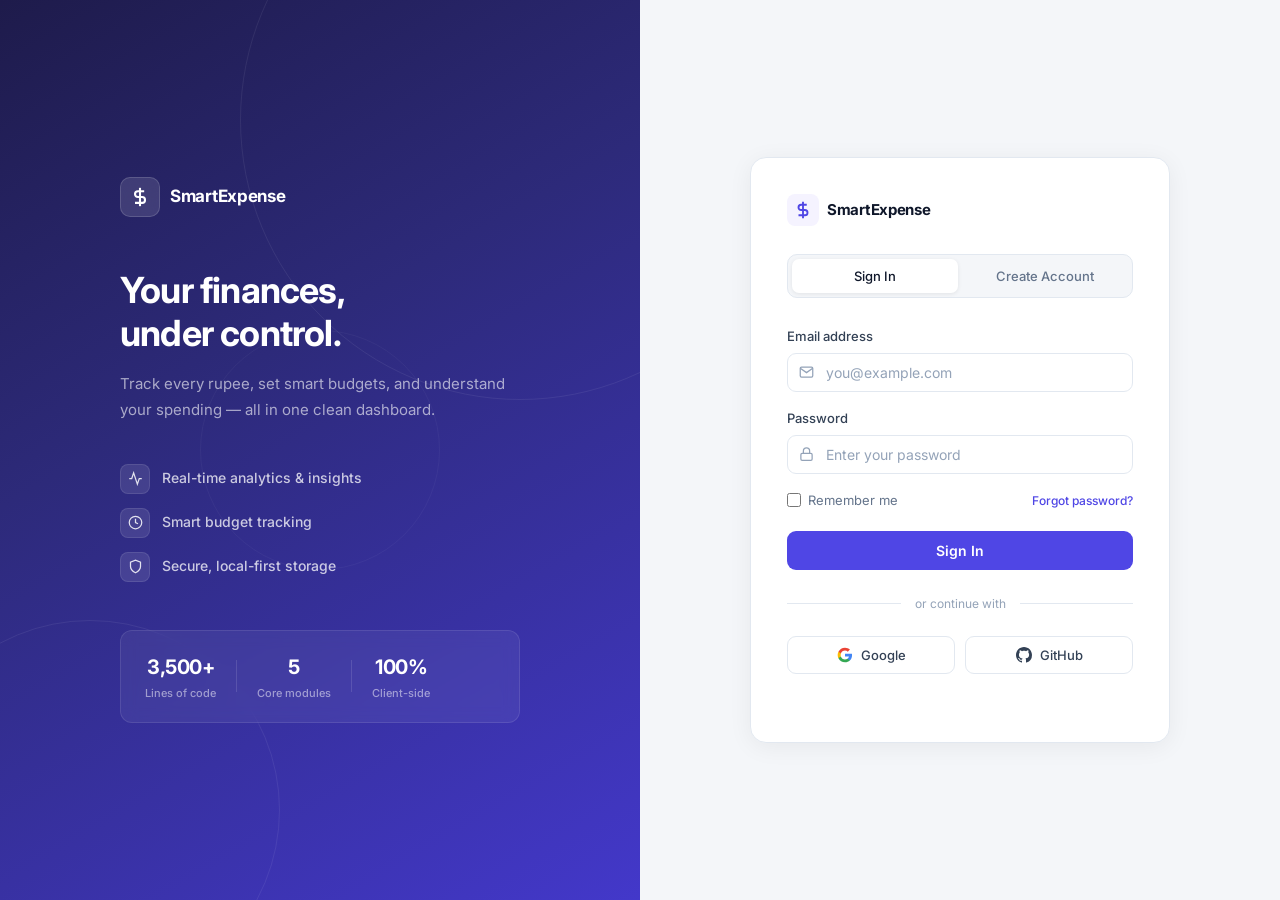
<file: index.html>
<!doctype html>
<html lang="en">
<head>
  <meta charset="utf-8" />
  <meta http-equiv="refresh" content="0; url=login.html" />
  <title>SmartExpense</title>
</head>
<body>
  <p>Redirecting… <a href="login.html">Click here</a> if not redirected.</p>
</body>
</html>
</file>
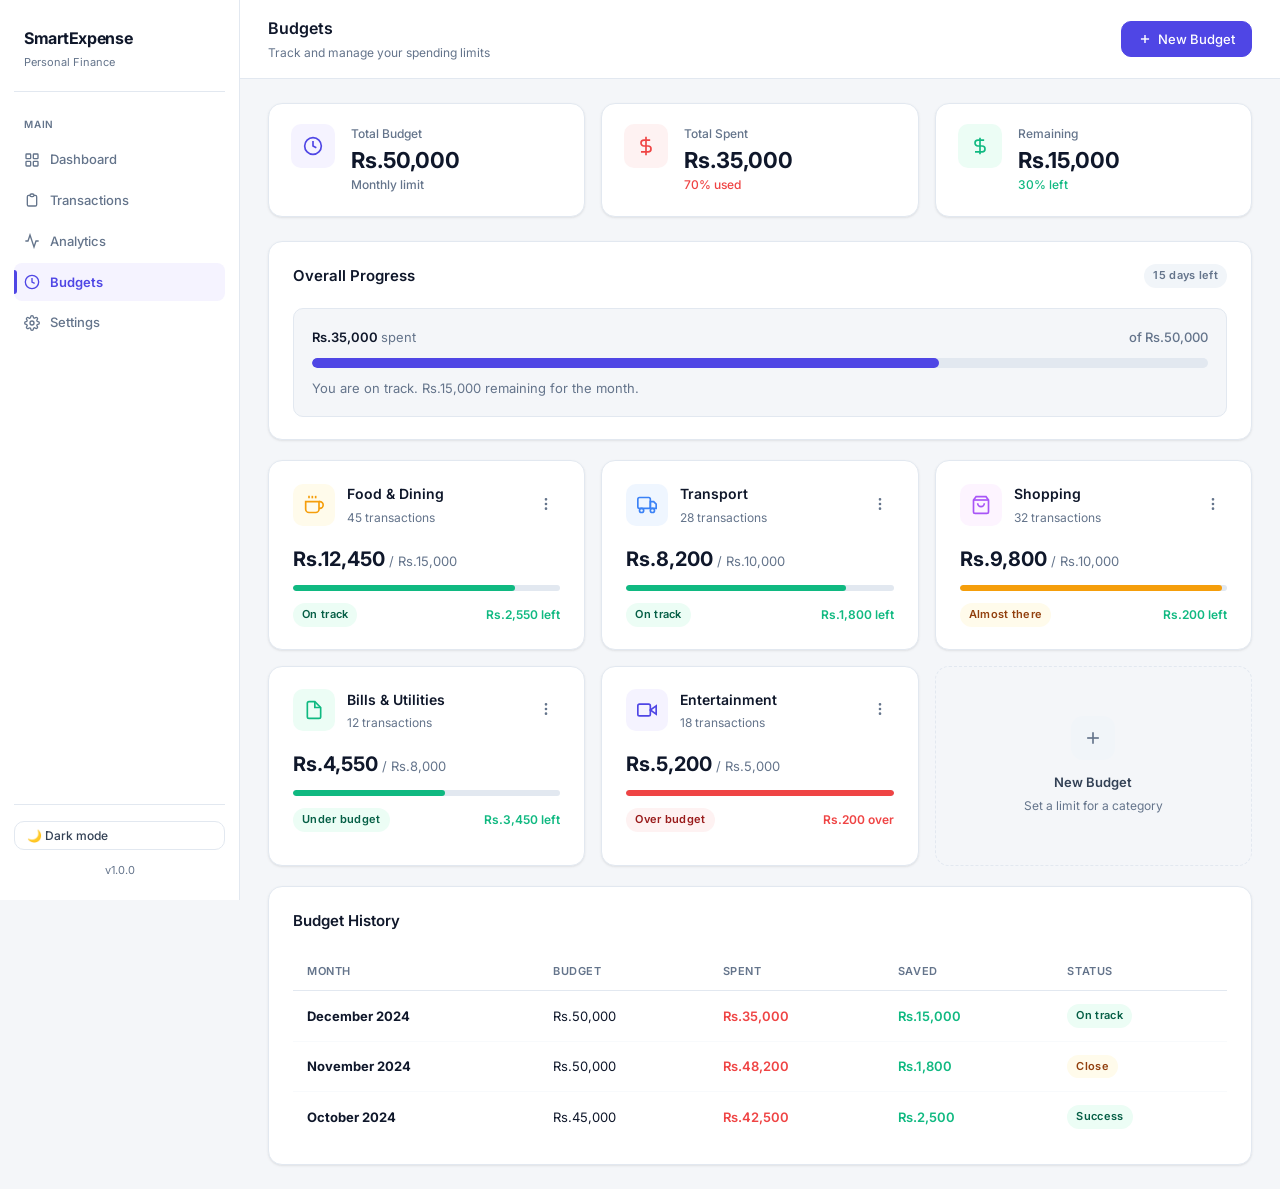
<file: budgets.html>
<!doctype html>
<html lang="en">
<head>
  <meta charset="utf-8" />
  <meta name="viewport" content="width=device-width,initial-scale=1" />
  <title>SmartExpense — Budgets</title>
  <link rel="stylesheet" href="main.css">
  <link rel="stylesheet" href="dashboard.css">
  <link rel="stylesheet" href="darkmode.css">
</head>
<body>
<div class="container">

  <aside class="sidebar">
    <div class="brand-row">
      <h2>SmartExpense</h2>
      <small>Personal Finance</small>
    </div>
    <nav class="menu">
      <span class="menu-label">Main</span>
      <a href="dashboard.html" class="menu-item">
        <svg viewBox="0 0 24 24" fill="none" stroke="currentColor" stroke-width="2"><rect x="3" y="3" width="7" height="7" rx="1"/><rect x="14" y="3" width="7" height="7" rx="1"/><rect x="3" y="14" width="7" height="7" rx="1"/><rect x="14" y="14" width="7" height="7" rx="1"/></svg>
        Dashboard
      </a>
      <a href="transaction.html" class="menu-item">
        <svg viewBox="0 0 24 24" fill="none" stroke="currentColor" stroke-width="2"><path d="M9 5H7a2 2 0 00-2 2v12a2 2 0 002 2h10a2 2 0 002-2V7a2 2 0 00-2-2h-2M9 5a2 2 0 002 2h2a2 2 0 002-2M9 5a2 2 0 012-2h2a2 2 0 012 2"/></svg>
        Transactions
      </a>
      <a href="analytics.html" class="menu-item">
        <svg viewBox="0 0 24 24" fill="none" stroke="currentColor" stroke-width="2"><polyline points="22 12 18 12 15 21 9 3 6 12 2 12"/></svg>
        Analytics
      </a>
      <a href="budgets.html" class="menu-item active">
        <svg viewBox="0 0 24 24" fill="none" stroke="currentColor" stroke-width="2"><circle cx="12" cy="12" r="10"/><path d="M12 6v6l4 2"/></svg>
        Budgets
      </a>
      <a href="setttings.html" class="menu-item">
        <svg viewBox="0 0 24 24" fill="none" stroke="currentColor" stroke-width="2"><circle cx="12" cy="12" r="3"/><path d="M19.4 15a1.65 1.65 0 00.33 1.82l.06.06a2 2 0 010 2.83 2 2 0 01-2.83 0l-.06-.06a1.65 1.65 0 00-1.82-.33 1.65 1.65 0 00-1 1.51V21a2 2 0 01-4 0v-.09A1.65 1.65 0 009 19.4a1.65 1.65 0 00-1.82.33l-.06.06a2 2 0 01-2.83-2.83l.06-.06A1.65 1.65 0 004.68 15a1.65 1.65 0 00-1.51-1H3a2 2 0 010-4h.09A1.65 1.65 0 004.6 9a1.65 1.65 0 00-.33-1.82l-.06-.06a2 2 0 012.83-2.83l.06.06A1.65 1.65 0 009 4.68a1.65 1.65 0 001-1.51V3a2 2 0 014 0v.09a1.65 1.65 0 001 1.51 1.65 1.65 0 001.82-.33l.06-.06a2 2 0 012.83 2.83l-.06.06A1.65 1.65 0 0019.4 9a1.65 1.65 0 001.51 1H21a2 2 0 010 4h-.09a1.65 1.65 0 00-1.51 1z"/></svg>
        Settings
      </a>
    </nav>
    <div class="sidebar-footer">
      <button id="themeToggle" class="btn outline small">Toggle Theme</button>
      <span class="sidebar-version">v1.0.0</span>
    </div>
  </aside>

  <main class="main-content">
    <header class="topbar">
      <div class="topbar-left">
        <h2>Budgets</h2>
        <p class="topbar-subtitle">Track and manage your spending limits</p>
      </div>
      <div class="top-right">
        <button class="btn primary">
          <svg width="14" height="14" viewBox="0 0 24 24" fill="none" stroke="currentColor" stroke-width="2.5"><line x1="12" y1="5" x2="12" y2="19"/><line x1="5" y1="12" x2="19" y2="12"/></svg>
          New Budget
        </button>
      </div>
    </header>

    <div class="page-body">
      <div class="stats-row">
        <div class="stat-card fade-up">
          <div class="stat-icon purple">
            <svg viewBox="0 0 24 24" fill="none" stroke="currentColor" stroke-width="2"><circle cx="12" cy="12" r="10"/><path d="M12 6v6l4 2"/></svg>
          </div>
          <div>
            <div class="stat-label">Total Budget</div>
            <div class="stat-value">Rs.50,000</div>
            <span class="stat-trend flat">Monthly limit</span>
          </div>
        </div>
        <div class="stat-card fade-up-1">
          <div class="stat-icon red">
            <svg viewBox="0 0 24 24" fill="none" stroke="currentColor" stroke-width="2"><line x1="12" y1="1" x2="12" y2="23"/><path d="M17 5H9.5a3.5 3.5 0 000 7h5a3.5 3.5 0 010 7H6"/></svg>
          </div>
          <div>
            <div class="stat-label">Total Spent</div>
            <div class="stat-value">Rs.35,000</div>
            <span class="stat-trend down">70% used</span>
          </div>
        </div>
        <div class="stat-card fade-up-2">
          <div class="stat-icon green">
            <svg viewBox="0 0 24 24" fill="none" stroke="currentColor" stroke-width="2"><path d="M12 2v20M17 5H9.5a3.5 3.5 0 000 7h5a3.5 3.5 0 010 7H6"/></svg>
          </div>
          <div>
            <div class="stat-label">Remaining</div>
            <div class="stat-value">Rs.15,000</div>
            <span class="stat-trend up">30% left</span>
          </div>
        </div>
      </div>

      <div class="card fade-up-3" style="margin-bottom:20px">
        <div class="card-header">
          <h3>Overall Progress</h3>
          <span class="badge badge-neutral">15 days left</span>
        </div>
        <div class="budget-progress-large">
          <div class="progress-info">
            <span style="font-weight:600;color:var(--text)">Rs.35,000 <span style="font-weight:400;color:var(--muted)">spent</span></span>
            <span style="color:var(--muted)">of Rs.50,000</span>
          </div>
          <div class="progress-bar-large" style="margin-top:10px">
            <div class="progress-fill accent" style="width:70%"></div>
          </div>
          <p class="muted" style="margin-top:10px;font-size:13px">You are on track. Rs.15,000 remaining for the month.</p>
        </div>
      </div>

      <div class="budgets-grid">

        <div class="card budget-card fade-up-3">
          <div class="budget-header">
            <div class="budget-icon food">
              <svg viewBox="0 0 24 24" fill="none" stroke="currentColor" stroke-width="2"><path d="M18 8h1a4 4 0 010 8h-1"/><path d="M2 8h16v9a4 4 0 01-4 4H6a4 4 0 01-4-4V8z"/><line x1="6" y1="1" x2="6" y2="4"/><line x1="10" y1="1" x2="10" y2="4"/><line x1="14" y1="1" x2="14" y2="4"/></svg>
            </div>
            <div class="budget-title"><h4>Food & Dining</h4><p class="muted">45 transactions</p></div>
            <button class="btn-icon">
              <svg width="16" height="16" viewBox="0 0 24 24" fill="none" stroke="currentColor" stroke-width="2"><circle cx="12" cy="5" r="1"/><circle cx="12" cy="12" r="1"/><circle cx="12" cy="19" r="1"/></svg>
            </button>
          </div>
          <div class="budget-amount"><span class="spent">Rs.12,450</span><span class="limit">/ Rs.15,000</span></div>
          <div class="budget-bar-wrapper"><div class="budget-bar-fill green" style="width:83%"></div></div>
          <div class="budget-footer"><span class="badge badge-success">On track</span><span class="remaining">Rs.2,550 left</span></div>
        </div>

        <div class="card budget-card fade-up-4">
          <div class="budget-header">
            <div class="budget-icon transport">
              <svg viewBox="0 0 24 24" fill="none" stroke="currentColor" stroke-width="2"><rect x="1" y="3" width="15" height="13" rx="2"/><path d="M16 8h4l3 3v5h-7V8z"/><circle cx="5.5" cy="18.5" r="2.5"/><circle cx="18.5" cy="18.5" r="2.5"/></svg>
            </div>
            <div class="budget-title"><h4>Transport</h4><p class="muted">28 transactions</p></div>
            <button class="btn-icon">
              <svg width="16" height="16" viewBox="0 0 24 24" fill="none" stroke="currentColor" stroke-width="2"><circle cx="12" cy="5" r="1"/><circle cx="12" cy="12" r="1"/><circle cx="12" cy="19" r="1"/></svg>
            </button>
          </div>
          <div class="budget-amount"><span class="spent">Rs.8,200</span><span class="limit">/ Rs.10,000</span></div>
          <div class="budget-bar-wrapper"><div class="budget-bar-fill green" style="width:82%"></div></div>
          <div class="budget-footer"><span class="badge badge-success">On track</span><span class="remaining">Rs.1,800 left</span></div>
        </div>

        <div class="card budget-card fade-up-5">
          <div class="budget-header">
            <div class="budget-icon shopping">
              <svg viewBox="0 0 24 24" fill="none" stroke="currentColor" stroke-width="2"><path d="M6 2L3 6v14a2 2 0 002 2h14a2 2 0 002-2V6l-3-4z"/><line x1="3" y1="6" x2="21" y2="6"/><path d="M16 10a4 4 0 01-8 0"/></svg>
            </div>
            <div class="budget-title"><h4>Shopping</h4><p class="muted">32 transactions</p></div>
            <button class="btn-icon">
              <svg width="16" height="16" viewBox="0 0 24 24" fill="none" stroke="currentColor" stroke-width="2"><circle cx="12" cy="5" r="1"/><circle cx="12" cy="12" r="1"/><circle cx="12" cy="19" r="1"/></svg>
            </button>
          </div>
          <div class="budget-amount"><span class="spent">Rs.9,800</span><span class="limit">/ Rs.10,000</span></div>
          <div class="budget-bar-wrapper"><div class="budget-bar-fill amber" style="width:98%"></div></div>
          <div class="budget-footer"><span class="badge badge-warning">Almost there</span><span class="remaining">Rs.200 left</span></div>
        </div>

        <div class="card budget-card fade-up-6">
          <div class="budget-header">
            <div class="budget-icon bills">
              <svg viewBox="0 0 24 24" fill="none" stroke="currentColor" stroke-width="2"><path d="M13 2H6a2 2 0 00-2 2v16a2 2 0 002 2h12a2 2 0 002-2V9z"/><polyline points="13 2 13 9 20 9"/></svg>
            </div>
            <div class="budget-title"><h4>Bills & Utilities</h4><p class="muted">12 transactions</p></div>
            <button class="btn-icon">
              <svg width="16" height="16" viewBox="0 0 24 24" fill="none" stroke="currentColor" stroke-width="2"><circle cx="12" cy="5" r="1"/><circle cx="12" cy="12" r="1"/><circle cx="12" cy="19" r="1"/></svg>
            </button>
          </div>
          <div class="budget-amount"><span class="spent">Rs.4,550</span><span class="limit">/ Rs.8,000</span></div>
          <div class="budget-bar-wrapper"><div class="budget-bar-fill green" style="width:57%"></div></div>
          <div class="budget-footer"><span class="badge badge-success">Under budget</span><span class="remaining">Rs.3,450 left</span></div>
        </div>

        <div class="card budget-card" style="animation:fadeUp 0.4s 0.3s ease both;opacity:0">
          <div class="budget-header">
            <div class="budget-icon entertainment">
              <svg viewBox="0 0 24 24" fill="none" stroke="currentColor" stroke-width="2"><polygon points="23 7 16 12 23 17 23 7"/><rect x="1" y="5" width="15" height="14" rx="2"/></svg>
            </div>
            <div class="budget-title"><h4>Entertainment</h4><p class="muted">18 transactions</p></div>
            <button class="btn-icon">
              <svg width="16" height="16" viewBox="0 0 24 24" fill="none" stroke="currentColor" stroke-width="2"><circle cx="12" cy="5" r="1"/><circle cx="12" cy="12" r="1"/><circle cx="12" cy="19" r="1"/></svg>
            </button>
          </div>
          <div class="budget-amount"><span class="spent">Rs.5,200</span><span class="limit">/ Rs.5,000</span></div>
          <div class="budget-bar-wrapper"><div class="budget-bar-fill red" style="width:100%"></div></div>
          <div class="budget-footer"><span class="badge badge-danger">Over budget</span><span class="remaining exceeded">Rs.200 over</span></div>
        </div>

        <div class="add-budget-card" style="animation:fadeUp 0.4s 0.35s ease both;opacity:0">
          <div class="add-budget-content">
            <div class="add-budget-icon">
              <svg viewBox="0 0 24 24" fill="none" stroke="currentColor" stroke-width="2"><line x1="12" y1="5" x2="12" y2="19"/><line x1="5" y1="12" x2="19" y2="12"/></svg>
            </div>
            <h4>New Budget</h4>
            <p>Set a limit for a category</p>
          </div>
        </div>

      </div>

      <div class="card" style="margin-top:20px;animation:fadeUp 0.4s 0.4s ease both;opacity:0">
        <div class="card-header"><h3>Budget History</h3></div>
        <table class="tx-table">
          <thead>
            <tr><th>Month</th><th>Budget</th><th>Spent</th><th>Saved</th><th>Status</th></tr>
          </thead>
          <tbody>
            <tr class="tx-row"><td><strong>December 2024</strong></td><td>Rs.50,000</td><td class="amount negative">Rs.35,000</td><td class="amount positive">Rs.15,000</td><td><span class="badge badge-success">On track</span></td></tr>
            <tr class="tx-row" style="animation-delay:0.05s"><td><strong>November 2024</strong></td><td>Rs.50,000</td><td class="amount negative">Rs.48,200</td><td class="amount positive">Rs.1,800</td><td><span class="badge badge-warning">Close</span></td></tr>
            <tr class="tx-row" style="animation-delay:0.1s"><td><strong>October 2024</strong></td><td>Rs.45,000</td><td class="amount negative">Rs.42,500</td><td class="amount positive">Rs.2,500</td><td><span class="badge badge-success">Success</span></td></tr>
          </tbody>
        </table>
      </div>
    </div>
  </main>
</div>

<script src="storage.js"></script>
<script src="theme.js"></script>
</body>
</html>
</file>
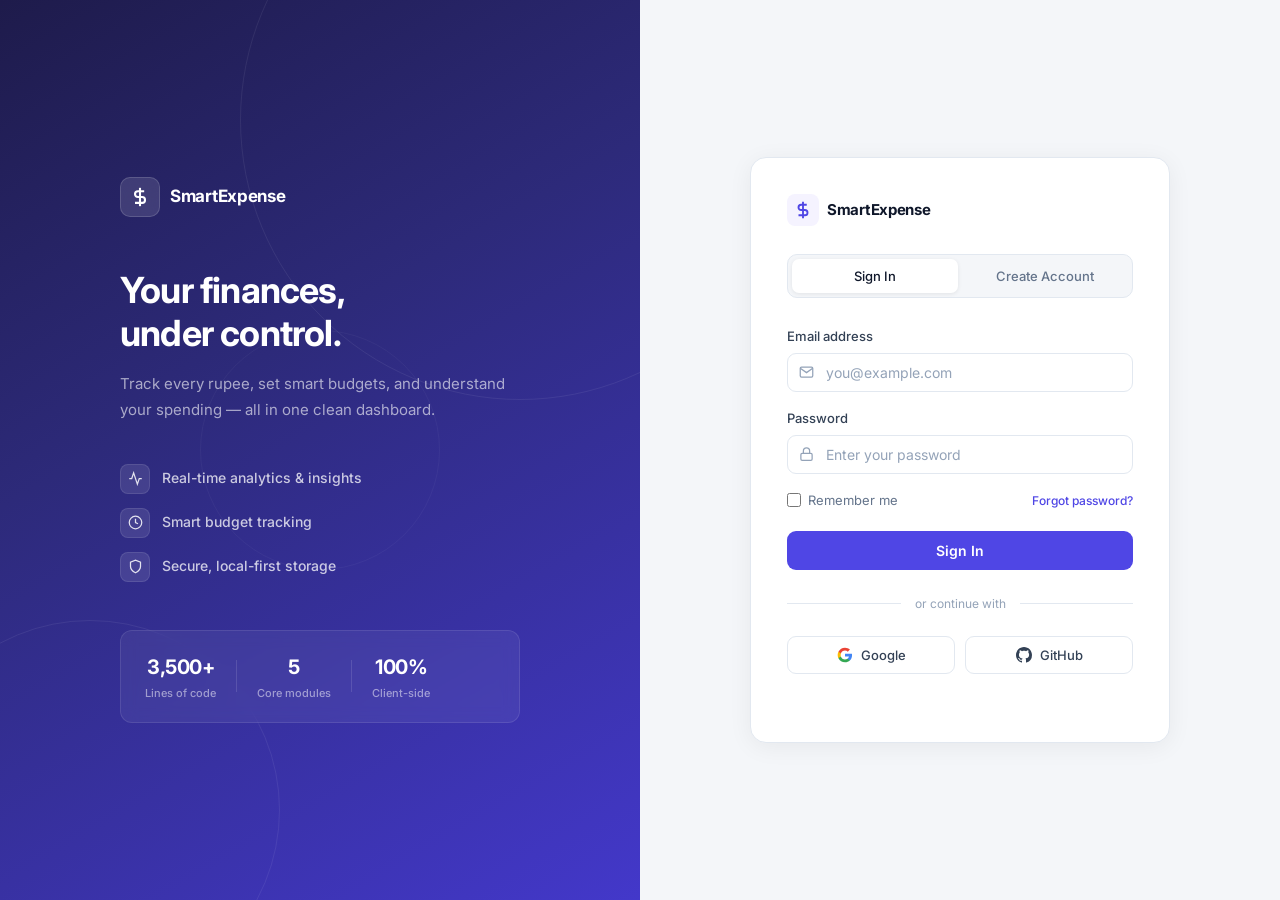
<file: login.html>
<!doctype html>
<html lang="en">
<head>
  <meta charset="utf-8" />
  <meta name="viewport" content="width=device-width,initial-scale=1" />
  <title>SmartExpense — Sign In</title>
  <link rel="stylesheet" href="main.css" />
  <link rel="stylesheet" href="auth.css" />
</head>
<body class="auth-page">

  <div class="auth-split">

    <!-- ── Left branding panel ── -->
    <div class="auth-left">
      <div class="auth-ring auth-ring-1"></div>
      <div class="auth-ring auth-ring-2"></div>
      <div class="auth-ring auth-ring-3"></div>

      <div class="auth-left-content">
        <div class="auth-brand">
          <div class="auth-logo">
            <svg width="20" height="20" viewBox="0 0 24 24" fill="none" stroke="currentColor" stroke-width="2.5">
              <line x1="12" y1="1" x2="12" y2="23"/>
              <path d="M17 5H9.5a3.5 3.5 0 000 7h5a3.5 3.5 0 010 7H6"/>
            </svg>
          </div>
          <span>SmartExpense</span>
        </div>

        <h1>Your finances,<br>under control.</h1>
        <p>Track every rupee, set smart budgets, and understand your spending — all in one clean dashboard.</p>

        <div class="auth-features">
          <div class="auth-feature">
            <div class="auth-feature-icon">
              <svg width="15" height="15" viewBox="0 0 24 24" fill="none" stroke="currentColor" stroke-width="2">
                <polyline points="22 12 18 12 15 21 9 3 6 12 2 12"/>
              </svg>
            </div>
            <span>Real-time analytics &amp; insights</span>
          </div>
          <div class="auth-feature">
            <div class="auth-feature-icon">
              <svg width="15" height="15" viewBox="0 0 24 24" fill="none" stroke="currentColor" stroke-width="2">
                <circle cx="12" cy="12" r="10"/><path d="M12 6v6l4 2"/>
              </svg>
            </div>
            <span>Smart budget tracking</span>
          </div>
          <div class="auth-feature">
            <div class="auth-feature-icon">
              <svg width="15" height="15" viewBox="0 0 24 24" fill="none" stroke="currentColor" stroke-width="2">
                <path d="M12 22s8-4 8-10V5l-8-3-8 3v7c0 6 8 10 8 10z"/>
              </svg>
            </div>
            <span>Secure, local-first storage</span>
          </div>
        </div>

        <div class="auth-stats">
          <div class="auth-stat">
            <span class="auth-stat-value">3,500+</span>
            <span class="auth-stat-label">Lines of code</span>
          </div>
          <div class="auth-stat-divider"></div>
          <div class="auth-stat">
            <span class="auth-stat-value">5</span>
            <span class="auth-stat-label">Core modules</span>
          </div>
          <div class="auth-stat-divider"></div>
          <div class="auth-stat">
            <span class="auth-stat-value">100%</span>
            <span class="auth-stat-label">Client-side</span>
          </div>
        </div>
      </div>
    </div>

    <!-- ── Right form panel ── -->
    <div class="auth-right">
      <div class="auth-card fade-up">

        <div class="auth-card-top">
          <div class="auth-card-logo">
            <svg width="18" height="18" viewBox="0 0 24 24" fill="none" stroke="currentColor" stroke-width="2.5">
              <line x1="12" y1="1" x2="12" y2="23"/>
              <path d="M17 5H9.5a3.5 3.5 0 000 7h5a3.5 3.5 0 010 7H6"/>
            </svg>
          </div>
          <span class="auth-card-brand">SmartExpense</span>
        </div>

        <div class="tab-group">
          <button class="tab-btn active" data-tab="login">Sign In</button>
          <button class="tab-btn" data-tab="signup">Create Account</button>
        </div>

        <!-- Login -->
        <form id="loginForm" class="auth-form active-form">
          <div class="form-group">
            <label>Email address</label>
            <div class="input-wrapper">
              <svg class="input-icon" width="15" height="15" viewBox="0 0 24 24" fill="none" stroke="currentColor" stroke-width="2">
                <path d="M4 4h16c1.1 0 2 .9 2 2v12c0 1.1-.9 2-2 2H4c-1.1 0-2-.9-2-2V6c0-1.1.9-2 2-2z"/>
                <polyline points="22,6 12,13 2,6"/>
              </svg>
              <input type="email" placeholder="you@example.com" class="input-styled has-icon" required>
            </div>
          </div>
          <div class="form-group">
            <label>Password</label>
            <div class="input-wrapper">
              <svg class="input-icon" width="15" height="15" viewBox="0 0 24 24" fill="none" stroke="currentColor" stroke-width="2">
                <rect x="3" y="11" width="18" height="11" rx="2" ry="2"/>
                <path d="M7 11V7a5 5 0 0110 0v4"/>
              </svg>
              <input type="password" placeholder="Enter your password" class="input-styled has-icon" required>
            </div>
          </div>
          <div class="auth-form-row">
            <label class="checkbox-label">
              <input type="checkbox">
              <span>Remember me</span>
            </label>
            <a href="#" class="link" style="font-size:12px">Forgot password?</a>
          </div>
          <button type="submit" class="btn primary auth-submit">Sign In</button>
        </form>

        <!-- Sign Up -->
        <form id="signupForm" class="auth-form">
          <div class="form-group">
            <label>Full name</label>
            <div class="input-wrapper">
              <svg class="input-icon" width="15" height="15" viewBox="0 0 24 24" fill="none" stroke="currentColor" stroke-width="2">
                <path d="M20 21v-2a4 4 0 00-4-4H8a4 4 0 00-4 4v2"/>
                <circle cx="12" cy="7" r="4"/>
              </svg>
              <input type="text" placeholder="John Doe" class="input-styled has-icon" required>
            </div>
          </div>
          <div class="form-group">
            <label>Email address</label>
            <div class="input-wrapper">
              <svg class="input-icon" width="15" height="15" viewBox="0 0 24 24" fill="none" stroke="currentColor" stroke-width="2">
                <path d="M4 4h16c1.1 0 2 .9 2 2v12c0 1.1-.9 2-2 2H4c-1.1 0-2-.9-2-2V6c0-1.1.9-2 2-2z"/>
                <polyline points="22,6 12,13 2,6"/>
              </svg>
              <input type="email" placeholder="you@example.com" class="input-styled has-icon" required>
            </div>
          </div>
          <div class="form-group">
            <label>Password</label>
            <div class="input-wrapper">
              <svg class="input-icon" width="15" height="15" viewBox="0 0 24 24" fill="none" stroke="currentColor" stroke-width="2">
                <rect x="3" y="11" width="18" height="11" rx="2" ry="2"/>
                <path d="M7 11V7a5 5 0 0110 0v4"/>
              </svg>
              <input type="password" placeholder="Create a password" class="input-styled has-icon" required>
            </div>
          </div>
          <div class="form-group">
            <label>Confirm password</label>
            <div class="input-wrapper">
              <svg class="input-icon" width="15" height="15" viewBox="0 0 24 24" fill="none" stroke="currentColor" stroke-width="2">
                <rect x="3" y="11" width="18" height="11" rx="2" ry="2"/>
                <path d="M7 11V7a5 5 0 0110 0v4"/>
              </svg>
              <input type="password" placeholder="Confirm your password" class="input-styled has-icon" required>
            </div>
          </div>
          <button type="submit" class="btn primary auth-submit">Create Account</button>
        </form>

        <div class="auth-divider"><span>or continue with</span></div>

        <div class="social-row">
          <button class="btn outline social-btn">
            <svg width="16" height="16" viewBox="0 0 24 24">
              <path fill="#4285F4" d="M22.56 12.25c0-.78-.07-1.53-.2-2.25H12v4.26h5.92c-.26 1.37-1.04 2.53-2.21 3.31v2.77h3.57c2.08-1.92 3.28-4.74 3.28-8.09z"/>
              <path fill="#34A853" d="M12 23c2.97 0 5.46-.98 7.28-2.66l-3.57-2.77c-.98.66-2.23 1.06-3.71 1.06-2.86 0-5.29-1.93-6.16-4.53H2.18v2.84C3.99 20.53 7.7 23 12 23z"/>
              <path fill="#FBBC05" d="M5.84 14.09c-.22-.66-.35-1.36-.35-2.09s.13-1.43.35-2.09V7.07H2.18C1.43 8.55 1 10.22 1 12s.43 3.45 1.18 4.93l2.85-2.22.81-.62z"/>
              <path fill="#EA4335" d="M12 5.38c1.62 0 3.06.56 4.21 1.64l3.15-3.15C17.45 2.09 14.97 1 12 1 7.7 1 3.99 3.47 2.18 7.07l3.66 2.84c.87-2.6 3.3-4.53 6.16-4.53z"/>
            </svg>
            Google
          </button>
          <button class="btn outline social-btn">
            <svg width="16" height="16" viewBox="0 0 24 24" fill="currentColor">
              <path d="M12 0C5.37 0 0 5.37 0 12c0 5.31 3.435 9.795 8.205 11.385.6.105.825-.255.825-.57 0-.285-.015-1.23-.015-2.235-3.015.555-3.795-.735-4.035-1.41-.135-.345-.72-1.41-1.23-1.695-.42-.225-1.02-.78-.015-.795.945-.015 1.62.87 1.845 1.23 1.08 1.815 2.805 1.305 3.495.99.105-.78.42-1.305.765-1.605-2.67-.3-5.46-1.335-5.46-5.925 0-1.305.465-2.385 1.23-3.225-.12-.3-.54-1.53.12-3.18 0 0 1.005-.315 3.3 1.23.96-.27 1.98-.405 3-.405s2.04.135 3 .405c2.295-1.56 3.3-1.23 3.3-1.23.66 1.65.24 2.88.12 3.18.765.84 1.23 1.905 1.23 3.225 0 4.605-2.805 5.625-5.475 5.925.435.375.81 1.095.81 2.22 0 1.605-.015 2.895-.015 3.3 0 .315.225.69.825.57A12.02 12.02 0 0024 12c0-6.63-5.37-12-12-12z"/>
            </svg>
            GitHub
          </button>
        </div>

        <p id="authError" class="auth-error"></p>

      </div>
    </div>

  </div>

  <script src="auth.js"></script>
  <script>
    document.querySelectorAll('.tab-btn').forEach(btn => {
      btn.addEventListener('click', function () {
        document.querySelectorAll('.tab-btn').forEach(b => b.classList.remove('active'));
        document.querySelectorAll('.auth-form').forEach(f => f.classList.remove('active-form'));
        this.classList.add('active');
        document.getElementById(this.dataset.tab + 'Form').classList.add('active-form');
      });
    });
    document.getElementById('loginForm').addEventListener('submit', e => { e.preventDefault(); window.location.href = 'dashboard.html'; });
    document.getElementById('signupForm').addEventListener('submit', e => { e.preventDefault(); window.location.href = 'dashboard.html'; });
  </script>
</body>
</html>
</file>
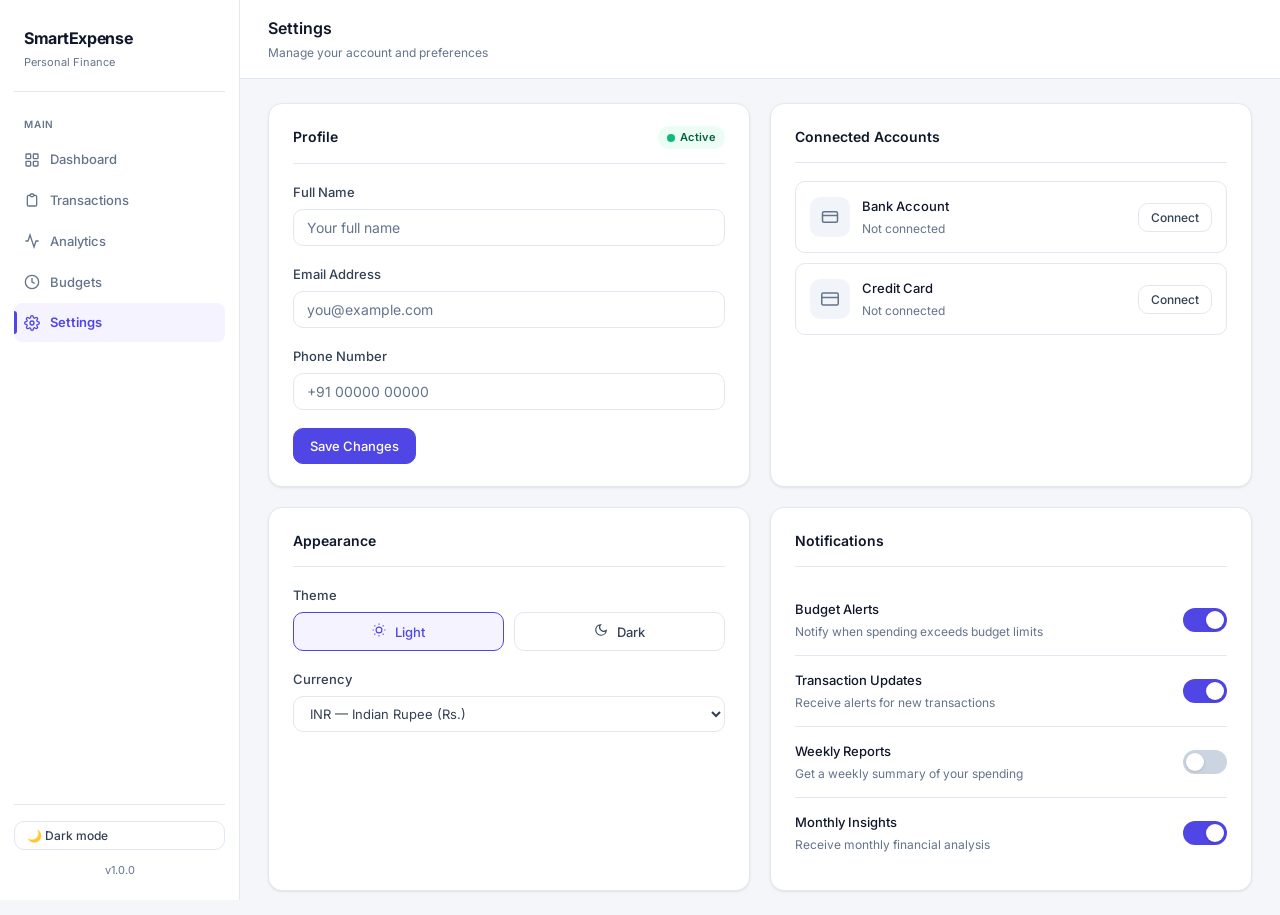
<file: setttings.html>
<!doctype html>
<html lang="en">
<head>
  <meta charset="utf-8" />
  <meta name="viewport" content="width=device-width,initial-scale=1" />
  <title>SmartExpense — Settings</title>
  <link rel="stylesheet" href="main.css">
  <link rel="stylesheet" href="dashboard.css">
  <link rel="stylesheet" href="darkmode.css">
</head>
<body>
<div class="container">

  <aside class="sidebar">
    <div class="brand-row">
      <h2>SmartExpense</h2>
      <small>Personal Finance</small>
    </div>
    <nav class="menu">
      <span class="menu-label">Main</span>
      <a href="dashboard.html" class="menu-item">
        <svg viewBox="0 0 24 24" fill="none" stroke="currentColor" stroke-width="2"><rect x="3" y="3" width="7" height="7" rx="1"/><rect x="14" y="3" width="7" height="7" rx="1"/><rect x="3" y="14" width="7" height="7" rx="1"/><rect x="14" y="14" width="7" height="7" rx="1"/></svg>
        Dashboard
      </a>
      <a href="transaction.html" class="menu-item">
        <svg viewBox="0 0 24 24" fill="none" stroke="currentColor" stroke-width="2"><path d="M9 5H7a2 2 0 00-2 2v12a2 2 0 002 2h10a2 2 0 002-2V7a2 2 0 00-2-2h-2M9 5a2 2 0 002 2h2a2 2 0 002-2M9 5a2 2 0 012-2h2a2 2 0 012 2"/></svg>
        Transactions
      </a>
      <a href="analytics.html" class="menu-item">
        <svg viewBox="0 0 24 24" fill="none" stroke="currentColor" stroke-width="2"><polyline points="22 12 18 12 15 21 9 3 6 12 2 12"/></svg>
        Analytics
      </a>
      <a href="budgets.html" class="menu-item">
        <svg viewBox="0 0 24 24" fill="none" stroke="currentColor" stroke-width="2"><circle cx="12" cy="12" r="10"/><path d="M12 6v6l4 2"/></svg>
        Budgets
      </a>
      <a href="setttings.html" class="menu-item active">
        <svg viewBox="0 0 24 24" fill="none" stroke="currentColor" stroke-width="2"><circle cx="12" cy="12" r="3"/><path d="M19.4 15a1.65 1.65 0 00.33 1.82l.06.06a2 2 0 010 2.83 2 2 0 01-2.83 0l-.06-.06a1.65 1.65 0 00-1.82-.33 1.65 1.65 0 00-1 1.51V21a2 2 0 01-4 0v-.09A1.65 1.65 0 009 19.4a1.65 1.65 0 00-1.82.33l-.06.06a2 2 0 01-2.83-2.83l.06-.06A1.65 1.65 0 004.68 15a1.65 1.65 0 00-1.51-1H3a2 2 0 010-4h.09A1.65 1.65 0 004.6 9a1.65 1.65 0 00-.33-1.82l-.06-.06a2 2 0 012.83-2.83l.06.06A1.65 1.65 0 009 4.68a1.65 1.65 0 001-1.51V3a2 2 0 014 0v.09a1.65 1.65 0 001 1.51 1.65 1.65 0 001.82-.33l.06-.06a2 2 0 012.83 2.83l-.06.06A1.65 1.65 0 0019.4 9a1.65 1.65 0 001.51 1H21a2 2 0 010 4h-.09a1.65 1.65 0 00-1.51 1z"/></svg>
        Settings
      </a>
    </nav>
    <div class="sidebar-footer">
      <button id="themeToggle" class="btn outline small">Toggle Theme</button>
      <span class="sidebar-version">v1.0.0</span>
    </div>
  </aside>

  <main class="main-content">
    <header class="topbar">
      <div class="topbar-left">
        <h2>Settings</h2>
        <p class="topbar-subtitle">Manage your account and preferences</p>
      </div>
    </header>

    <div class="page-body">
      <div class="settings-grid">

        <section class="card fade-up">
          <div class="section-header">
            <h3>Profile</h3>
            <span class="badge badge-success">
              <span class="status-dot green" style="margin-right:5px"></span>Active
            </span>
          </div>
          <div class="form-group">
            <label>Full Name</label>
            <input id="nameInput" type="text" placeholder="Your full name" class="input-styled">
          </div>
          <div class="form-group">
            <label>Email Address</label>
            <input id="emailInput" type="email" placeholder="you@example.com" class="input-styled">
          </div>
          <div class="form-group">
            <label>Phone Number</label>
            <input id="phoneInput" type="tel" placeholder="+91 00000 00000" class="input-styled">
          </div>
          <button id="saveProfile" class="btn primary">Save Changes</button>
        </section>

        <section class="card fade-up-1">
          <div class="section-header"><h3>Connected Accounts</h3></div>
          <div class="account-item">
            <div class="account-info">
              <div class="account-icon">
                <svg viewBox="0 0 24 24" fill="none" stroke="currentColor" stroke-width="2"><rect x="2" y="5" width="20" height="14" rx="2"/><line x1="2" y1="10" x2="22" y2="10"/></svg>
              </div>
              <div>
                <strong>Bank Account</strong>
                <p id="bankStatus">Not connected</p>
              </div>
            </div>
            <button id="connectBank" class="btn outline small">Connect</button>
          </div>
          <div class="account-item">
            <div class="account-info">
              <div class="account-icon">
                <svg viewBox="0 0 24 24" fill="none" stroke="currentColor" stroke-width="2"><rect x="1" y="4" width="22" height="16" rx="2"/><line x1="1" y1="10" x2="23" y2="10"/></svg>
              </div>
              <div>
                <strong>Credit Card</strong>
                <p>Not connected</p>
              </div>
            </div>
            <button class="btn outline small">Connect</button>
          </div>
        </section>

        <section class="card fade-up-2">
          <div class="section-header"><h3>Appearance</h3></div>
          <div class="form-group">
            <label>Theme</label>
            <div class="theme-options">
              <button id="lightTheme" class="theme-btn active">
                <svg width="14" height="14" viewBox="0 0 24 24" fill="none" stroke="currentColor" stroke-width="2" style="margin-right:6px"><circle cx="12" cy="12" r="5"/><line x1="12" y1="1" x2="12" y2="3"/><line x1="12" y1="21" x2="12" y2="23"/><line x1="4.22" y1="4.22" x2="5.64" y2="5.64"/><line x1="18.36" y1="18.36" x2="19.78" y2="19.78"/><line x1="1" y1="12" x2="3" y2="12"/><line x1="21" y1="12" x2="23" y2="12"/><line x1="4.22" y1="19.78" x2="5.64" y2="18.36"/><line x1="18.36" y1="5.64" x2="19.78" y2="4.22"/></svg>
                Light
              </button>
              <button id="darkTheme" class="theme-btn">
                <svg width="14" height="14" viewBox="0 0 24 24" fill="none" stroke="currentColor" stroke-width="2" style="margin-right:6px"><path d="M21 12.79A9 9 0 1111.21 3 7 7 0 0021 12.79z"/></svg>
                Dark
              </button>
            </div>
          </div>
          <div class="form-group">
            <label>Currency</label>
            <select class="select-styled" style="width:100%">
              <option>INR — Indian Rupee (Rs.)</option>
              <option>USD — US Dollar ($)</option>
              <option>EUR — Euro (€)</option>
              <option>GBP — British Pound (£)</option>
            </select>
          </div>
        </section>

        <section class="card fade-up-3">
          <div class="section-header"><h3>Notifications</h3></div>
          <div class="toggle-item">
            <div>
              <strong>Budget Alerts</strong>
              <p>Notify when spending exceeds budget limits</p>
            </div>
            <label class="toggle"><input type="checkbox" checked><span class="toggle-slider"></span></label>
          </div>
          <div class="toggle-item">
            <div>
              <strong>Transaction Updates</strong>
              <p>Receive alerts for new transactions</p>
            </div>
            <label class="toggle"><input type="checkbox" checked><span class="toggle-slider"></span></label>
          </div>
          <div class="toggle-item">
            <div>
              <strong>Weekly Reports</strong>
              <p>Get a weekly summary of your spending</p>
            </div>
            <label class="toggle"><input type="checkbox"><span class="toggle-slider"></span></label>
          </div>
          <div class="toggle-item">
            <div>
              <strong>Monthly Insights</strong>
              <p>Receive monthly financial analysis</p>
            </div>
            <label class="toggle"><input type="checkbox" checked><span class="toggle-slider"></span></label>
          </div>
        </section>

      </div>
    </div>
  </main>
</div>

<script src="storage.js"></script>
<script src="theme.js"></script>
<script>
  document.getElementById('connectBank').addEventListener('click', function() {
    Storage.connectBank({ name: 'Demo Bank', connected: true });
    document.getElementById('bankStatus').textContent = 'Connected to Demo Bank';
    this.textContent = 'Connected';
    this.classList.remove('outline');
    this.classList.add('primary');
    this.disabled = true;
  });

  document.getElementById('saveProfile').addEventListener('click', function() {
    this.textContent = 'Saved';
    this.disabled = true;
    setTimeout(() => { this.textContent = 'Save Changes'; this.disabled = false; }, 2000);
  });

  document.getElementById('lightTheme').addEventListener('click', function() {
    document.body.classList.remove('dark');
    localStorage.setItem('smartExpenseTheme', 'light');
    this.classList.add('active');
    document.getElementById('darkTheme').classList.remove('active');
  });

  document.getElementById('darkTheme').addEventListener('click', function() {
    document.body.classList.add('dark');
    localStorage.setItem('smartExpenseTheme', 'dark');
    this.classList.add('active');
    document.getElementById('lightTheme').classList.remove('active');
  });
</script>
</body>
</html>
</file>
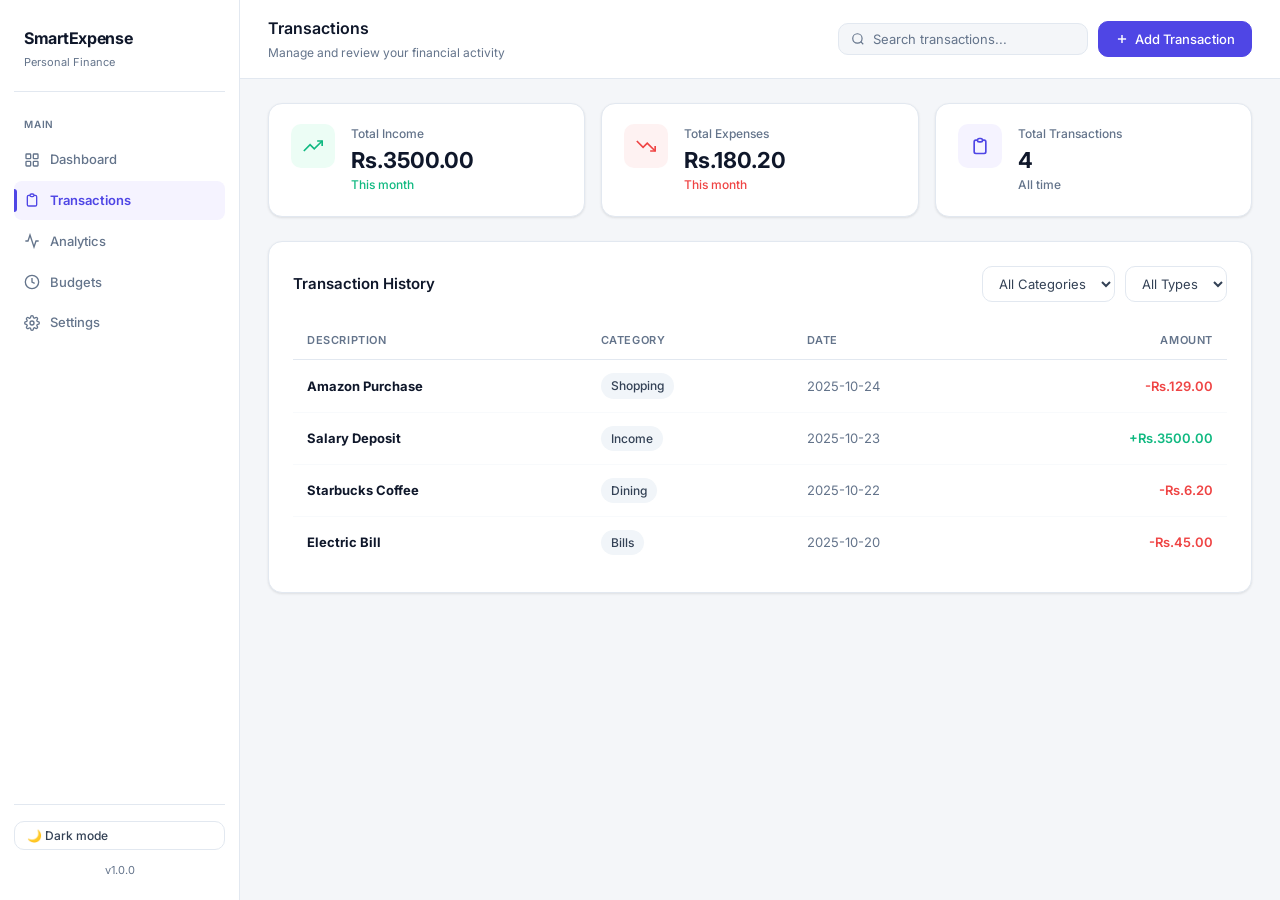
<file: transaction.html>
<!doctype html>
<html lang="en">
<head>
  <meta charset="utf-8" />
  <meta name="viewport" content="width=device-width,initial-scale=1" />
  <title>SmartExpense — Transactions</title>
  <link rel="stylesheet" href="main.css">
  <link rel="stylesheet" href="dashboard.css">
  <link rel="stylesheet" href="darkmode.css">
</head>
<body>
<div class="container">

  <aside class="sidebar">
    <div class="brand-row">
      <h2>SmartExpense</h2>
      <small>Personal Finance</small>
    </div>
    <nav class="menu">
      <span class="menu-label">Main</span>
      <a href="dashboard.html" class="menu-item">
        <svg viewBox="0 0 24 24" fill="none" stroke="currentColor" stroke-width="2"><rect x="3" y="3" width="7" height="7" rx="1"/><rect x="14" y="3" width="7" height="7" rx="1"/><rect x="3" y="14" width="7" height="7" rx="1"/><rect x="14" y="14" width="7" height="7" rx="1"/></svg>
        Dashboard
      </a>
      <a href="transaction.html" class="menu-item active">
        <svg viewBox="0 0 24 24" fill="none" stroke="currentColor" stroke-width="2"><path d="M9 5H7a2 2 0 00-2 2v12a2 2 0 002 2h10a2 2 0 002-2V7a2 2 0 00-2-2h-2M9 5a2 2 0 002 2h2a2 2 0 002-2M9 5a2 2 0 012-2h2a2 2 0 012 2"/></svg>
        Transactions
      </a>
      <a href="analytics.html" class="menu-item">
        <svg viewBox="0 0 24 24" fill="none" stroke="currentColor" stroke-width="2"><polyline points="22 12 18 12 15 21 9 3 6 12 2 12"/></svg>
        Analytics
      </a>
      <a href="budgets.html" class="menu-item">
        <svg viewBox="0 0 24 24" fill="none" stroke="currentColor" stroke-width="2"><circle cx="12" cy="12" r="10"/><path d="M12 6v6l4 2"/></svg>
        Budgets
      </a>
      <a href="setttings.html" class="menu-item">
        <svg viewBox="0 0 24 24" fill="none" stroke="currentColor" stroke-width="2"><circle cx="12" cy="12" r="3"/><path d="M19.4 15a1.65 1.65 0 00.33 1.82l.06.06a2 2 0 010 2.83 2 2 0 01-2.83 0l-.06-.06a1.65 1.65 0 00-1.82-.33 1.65 1.65 0 00-1 1.51V21a2 2 0 01-4 0v-.09A1.65 1.65 0 009 19.4a1.65 1.65 0 00-1.82.33l-.06.06a2 2 0 01-2.83-2.83l.06-.06A1.65 1.65 0 004.68 15a1.65 1.65 0 00-1.51-1H3a2 2 0 010-4h.09A1.65 1.65 0 004.6 9a1.65 1.65 0 00-.33-1.82l-.06-.06a2 2 0 012.83-2.83l.06.06A1.65 1.65 0 009 4.68a1.65 1.65 0 001-1.51V3a2 2 0 014 0v.09a1.65 1.65 0 001 1.51 1.65 1.65 0 001.82-.33l.06-.06a2 2 0 012.83 2.83l-.06.06A1.65 1.65 0 0019.4 9a1.65 1.65 0 001.51 1H21a2 2 0 010 4h-.09a1.65 1.65 0 00-1.51 1z"/></svg>
        Settings
      </a>
    </nav>
    <div class="sidebar-footer">
      <button id="themeToggle" class="btn outline small">Toggle Theme</button>
      <span class="sidebar-version">v1.0.0</span>
    </div>
  </aside>

  <main class="main-content">
    <header class="topbar">
      <div class="topbar-left">
        <h2>Transactions</h2>
        <p class="topbar-subtitle">Manage and review your financial activity</p>
      </div>
      <div class="top-right">
        <div class="topbar-search">
          <svg viewBox="0 0 24 24" fill="none" stroke="currentColor" stroke-width="2"><circle cx="11" cy="11" r="8"/><line x1="21" y1="21" x2="16.65" y2="16.65"/></svg>
          <input id="txFilter" type="search" placeholder="Search transactions...">
        </div>
        <button id="addTxBtn" class="btn primary">
          <svg width="14" height="14" viewBox="0 0 24 24" fill="none" stroke="currentColor" stroke-width="2.5"><line x1="12" y1="5" x2="12" y2="19"/><line x1="5" y1="12" x2="19" y2="12"/></svg>
          Add Transaction
        </button>
      </div>
    </header>

    <div class="page-body">
      <div class="stats-row">
        <div class="stat-card fade-up">
          <div class="stat-icon green">
            <svg viewBox="0 0 24 24" fill="none" stroke="currentColor" stroke-width="2"><polyline points="23 6 13.5 15.5 8.5 10.5 1 18"/><polyline points="17 6 23 6 23 12"/></svg>
          </div>
          <div>
            <div class="stat-label">Total Income</div>
            <div class="stat-value" id="totalIncome">Rs.0.00</div>
            <span class="stat-trend up">This month</span>
          </div>
        </div>
        <div class="stat-card fade-up-1">
          <div class="stat-icon red">
            <svg viewBox="0 0 24 24" fill="none" stroke="currentColor" stroke-width="2"><polyline points="23 18 13.5 8.5 8.5 13.5 1 6"/><polyline points="17 18 23 18 23 12"/></svg>
          </div>
          <div>
            <div class="stat-label">Total Expenses</div>
            <div class="stat-value" id="totalExpense">Rs.0.00</div>
            <span class="stat-trend down">This month</span>
          </div>
        </div>
        <div class="stat-card fade-up-2">
          <div class="stat-icon purple">
            <svg viewBox="0 0 24 24" fill="none" stroke="currentColor" stroke-width="2"><path d="M9 5H7a2 2 0 00-2 2v12a2 2 0 002 2h10a2 2 0 002-2V7a2 2 0 00-2-2h-2M9 5a2 2 0 002 2h2a2 2 0 002-2M9 5a2 2 0 012-2h2a2 2 0 012 2"/></svg>
          </div>
          <div>
            <div class="stat-label">Total Transactions</div>
            <div class="stat-value" id="txCount">0</div>
            <span class="stat-trend flat">All time</span>
          </div>
        </div>
      </div>

      <div class="page-card fade-up-3">
        <div class="card-header">
          <h3>Transaction History</h3>
          <div class="filter-group">
            <select id="categoryFilter" class="select-styled">
              <option value="all">All Categories</option>
              <option value="food">Food</option>
              <option value="transport">Transport</option>
              <option value="shopping">Shopping</option>
              <option value="bills">Bills</option>
              <option value="income">Income</option>
              <option value="other">Other</option>
            </select>
            <select id="typeFilter" class="select-styled">
              <option value="all">All Types</option>
              <option value="income">Income</option>
              <option value="expense">Expense</option>
            </select>
          </div>
        </div>
        <table class="tx-table">
          <thead>
            <tr>
              <th>Description</th>
              <th>Category</th>
              <th>Date</th>
              <th style="text-align:right">Amount</th>
            </tr>
          </thead>
          <tbody id="allTransactions"></tbody>
        </table>
      </div>
    </div>
  </main>
</div>

<script src="storage.js"></script>
<script src="theme.js"></script>
<script>
  const allTx = document.getElementById('allTransactions');
  const txs = Storage.getTransactions();

  let totalIncome = 0, totalExpense = 0;
  (txs || []).forEach(t => {
    if (t.amount > 0) totalIncome += t.amount;
    else totalExpense += Math.abs(t.amount);
  });

  document.getElementById('totalIncome').textContent  = `Rs.${totalIncome.toFixed(2)}`;
  document.getElementById('totalExpense').textContent = `Rs.${totalExpense.toFixed(2)}`;
  document.getElementById('txCount').textContent      = txs ? txs.length : 0;

  function renderRows(list) {
    allTx.innerHTML = '';
    if (!list || !list.length) {
      const tr = document.createElement('tr');
      const td = document.createElement('td');
      td.colSpan = 4;
      td.style.cssText = 'text-align:center;padding:48px;color:var(--muted)';
      td.textContent = 'No transactions found';
      tr.appendChild(td);
      allTx.appendChild(tr);
      return;
    }
    list.forEach((t, i) => {
      const tr = document.createElement('tr');
      tr.className = 'tx-row';
      tr.style.animationDelay = `${i * 0.04}s`;

      const tdTitle = document.createElement('td');
      const strong = document.createElement('strong');
      strong.textContent = t.title;
      tdTitle.appendChild(strong);

      const tdCat = document.createElement('td');
      const pill = document.createElement('span');
      pill.className = 'category-pill';
      pill.textContent = t.category;
      tdCat.appendChild(pill);

      const tdDate = document.createElement('td');
      tdDate.style.color = 'var(--muted)';
      tdDate.textContent = t.date;

      const tdAmt = document.createElement('td');
      tdAmt.style.textAlign = 'right';
      const amt = document.createElement('span');
      amt.className = `amount ${t.amount < 0 ? 'negative' : 'positive'}`;
      amt.textContent = `${t.amount < 0 ? '-' : '+'}Rs.${Math.abs(t.amount).toFixed(2)}`;
      tdAmt.appendChild(amt);

      tr.append(tdTitle, tdCat, tdDate, tdAmt);
      allTx.appendChild(tr);
    });
  }

  renderRows(txs);

  // Search
  document.getElementById('txFilter').addEventListener('input', applyFilters);
  document.getElementById('categoryFilter').addEventListener('change', applyFilters);
  document.getElementById('typeFilter').addEventListener('change', applyFilters);

  function applyFilters() {
    const search = document.getElementById('txFilter').value.toLowerCase();
    const cat    = document.getElementById('categoryFilter').value;
    const type   = document.getElementById('typeFilter').value;
    const filtered = (txs || []).filter(t => {
      const matchSearch = t.title.toLowerCase().includes(search) || t.category.toLowerCase().includes(search);
      const matchCat    = cat === 'all' || t.category.toLowerCase() === cat;
      const matchType   = type === 'all' || (type === 'income' ? t.amount > 0 : t.amount < 0);
      return matchSearch && matchCat && matchType;
    });
    renderRows(filtered);
  }
</script>
</body>
</html>
</file>
<file: main.css>
/* ============================================================
   SMARTEXPENSE — Design System
   Inspired by: Linear, Stripe, Vercel
   Font: Inter
   ============================================================ */

@import url('https://fonts.googleapis.com/css2?family=Inter:wght@300;400;500;600;700&display=swap');

:root {
  --bg:        #f4f6f9;
  --card:      #ffffff;
  --border:    #e2e8f0;
  --text:      #0f172a;
  --text-2:    #334155;
  --muted:     #64748b;
  --accent:    #4f46e5;
  --accent-h:  #4338ca;
  --green:     #10b981;
  --red:       #ef4444;
  --amber:     #f59e0b;
  --blue:      #3b82f6;
  --radius:    10px;
  --radius-lg: 14px;
  --shadow-sm: 0 1px 3px rgba(0,0,0,0.06), 0 1px 2px rgba(0,0,0,0.04);
  --shadow:    0 4px 16px rgba(0,0,0,0.07);
  --shadow-lg: 0 12px 40px rgba(0,0,0,0.1);
  --transition: 0.18s ease;
}

*, *::before, *::after { box-sizing: border-box; margin: 0; padding: 0; }

body {
  font-family: 'Inter', system-ui, -apple-system, sans-serif;
  background: var(--bg);
  color: var(--text);
  -webkit-font-smoothing: antialiased;
  font-size: 14px;
  line-height: 1.6;
}

a { color: var(--accent); text-decoration: none; transition: color var(--transition); }
a:hover { color: var(--accent-h); }

/* ── Animations ─────────────────────────────────────────── */
@keyframes fadeUp {
  from { opacity: 0; transform: translateY(16px); }
  to   { opacity: 1; transform: translateY(0); }
}
@keyframes fadeIn {
  from { opacity: 0; }
  to   { opacity: 1; }
}
@keyframes shimmer {
  0%   { background-position: -400px 0; }
  100% { background-position: 400px 0; }
}
@keyframes spin {
  to { transform: rotate(360deg); }
}
@keyframes barGrow {
  from { width: 0; }
}
@keyframes pulse-ring {
  0%   { transform: scale(0.95); box-shadow: 0 0 0 0 rgba(79,70,229,0.4); }
  70%  { transform: scale(1);    box-shadow: 0 0 0 8px rgba(79,70,229,0); }
  100% { transform: scale(0.95); box-shadow: 0 0 0 0 rgba(79,70,229,0); }
}

.fade-up { animation: fadeUp 0.4s ease both; }
.fade-up-1 { animation: fadeUp 0.4s 0.05s ease both; }
.fade-up-2 { animation: fadeUp 0.4s 0.10s ease both; }
.fade-up-3 { animation: fadeUp 0.4s 0.15s ease both; }
.fade-up-4 { animation: fadeUp 0.4s 0.20s ease both; }
.fade-up-5 { animation: fadeUp 0.4s 0.25s ease both; }
.fade-up-6 { animation: fadeUp 0.4s 0.30s ease both; }

/* ── Layout ──────────────────────────────────────────────── */
.container { display: flex; min-height: 100vh; }

/* ── Card ────────────────────────────────────────────────── */
.card {
  background: var(--card);
  border-radius: var(--radius-lg);
  border: 1px solid var(--border);
  padding: 22px 24px;
  box-shadow: var(--shadow-sm);
  transition: box-shadow var(--transition);
}
.card:hover { box-shadow: var(--shadow); }
.card-row { display: flex; justify-content: space-between; align-items: center; }
.card-header { display: flex; justify-content: space-between; align-items: center; margin-bottom: 20px; }
.card-header h3 { font-size: 15px; font-weight: 600; color: var(--text); }

/* ── Buttons ─────────────────────────────────────────────── */
.btn {
  display: inline-flex; align-items: center; gap: 6px;
  padding: 9px 16px; border-radius: var(--radius);
  border: 1px solid transparent;
  font-size: 13px; font-weight: 500; font-family: inherit;
  cursor: pointer; transition: all var(--transition);
  white-space: nowrap;
}
.btn:hover { transform: translateY(-1px); }
.btn:active { transform: translateY(0); }

.btn.primary { background: var(--accent); color: #fff; border-color: var(--accent); }
.btn.primary:hover { background: var(--accent-h); border-color: var(--accent-h); box-shadow: 0 4px 12px rgba(79,70,229,0.3); }

.btn.outline { background: transparent; border-color: var(--border); color: var(--text-2); }
.btn.outline:hover { background: var(--bg); border-color: #cbd5e1; }

.btn.ghost { background: transparent; border-color: transparent; color: var(--muted); }
.btn.ghost:hover { background: var(--bg); color: var(--text); }

.btn.danger { background: #fef2f2; border-color: #fecaca; color: var(--red); }
.btn.danger:hover { background: #fee2e2; }

.btn.small { padding: 6px 12px; font-size: 12px; }
.btn.white { background: rgba(255,255,255,0.15); border-color: rgba(255,255,255,0.3); color: #fff; backdrop-filter: blur(4px); }
.btn.white:hover { background: rgba(255,255,255,0.25); }

.btn-icon {
  background: transparent; border: none; cursor: pointer;
  color: var(--muted); padding: 6px; border-radius: 6px;
  transition: all var(--transition); font-size: 16px; line-height: 1;
}
.btn-icon:hover { background: var(--bg); color: var(--text); }

/* ── Form Elements ───────────────────────────────────────── */
.form-group { margin-bottom: 18px; }
.form-group label {
  display: block; margin-bottom: 6px;
  font-size: 13px; font-weight: 500; color: var(--text-2);
}
.input-styled {
  width: 100%; padding: 9px 13px;
  border-radius: var(--radius); border: 1px solid var(--border);
  font-size: 14px; font-family: inherit; color: var(--text);
  background: var(--card); transition: all var(--transition);
}
.input-styled:focus { outline: none; border-color: var(--accent); box-shadow: 0 0 0 3px rgba(79,70,229,0.12); }
.input-styled::placeholder { color: var(--muted); }

.select-styled {
  padding: 8px 12px; border-radius: var(--radius);
  border: 1px solid var(--border); background: var(--card);
  font-size: 13px; font-family: inherit; color: var(--text-2);
  cursor: pointer; transition: border var(--transition);
}
.select-styled:focus { outline: none; border-color: var(--accent); }

/* ── Badges ──────────────────────────────────────────────── */
.badge {
  display: inline-flex; align-items: center;
  padding: 3px 9px; border-radius: 20px;
  font-size: 11px; font-weight: 600; letter-spacing: 0.3px;
}
.badge-success { background: #ecfdf5; color: #065f46; }
.badge-warning { background: #fffbeb; color: #92400e; }
.badge-danger  { background: #fef2f2; color: #991b1b; }
.badge-info    { background: #eff6ff; color: #1e40af; }
.badge-neutral { background: #f1f5f9; color: var(--muted); }

/* ── Status dot ──────────────────────────────────────────── */
.status-dot {
  width: 8px; height: 8px; border-radius: 50%; display: inline-block;
}
.status-dot.green  { background: var(--green); animation: pulse-ring 2s infinite; }
.status-dot.red    { background: var(--red); }
.status-dot.amber  { background: var(--amber); }

/* ── Stat Cards ──────────────────────────────────────────── */
.stats-row {
  display: grid;
  grid-template-columns: repeat(auto-fit, minmax(200px, 1fr));
  gap: 16px; margin-bottom: 24px;
}
.stat-card {
  background: var(--card); border: 1px solid var(--border);
  border-radius: var(--radius-lg); padding: 20px 22px;
  display: flex; align-items: flex-start; gap: 16px;
  box-shadow: var(--shadow-sm); transition: all var(--transition);
}
.stat-card:hover { box-shadow: var(--shadow); transform: translateY(-2px); }
.stat-icon {
  width: 44px; height: 44px; border-radius: 10px;
  display: flex; align-items: center; justify-content: center;
  flex-shrink: 0;
}
.stat-icon svg { width: 20px; height: 20px; }
.stat-icon.green  { background: #ecfdf5; color: var(--green); }
.stat-icon.red    { background: #fef2f2; color: var(--red); }
.stat-icon.blue   { background: #eff6ff; color: var(--blue); }
.stat-icon.purple { background: #f5f3ff; color: var(--accent); }
.stat-icon.amber  { background: #fffbeb; color: var(--amber); }
.stat-label { font-size: 12px; color: var(--muted); font-weight: 500; margin-bottom: 4px; }
.stat-value { font-size: 22px; font-weight: 700; color: var(--text); line-height: 1.2; }
.stat-trend { font-size: 12px; margin-top: 4px; font-weight: 500; }
.stat-trend.up   { color: var(--green); }
.stat-trend.down { color: var(--red); }
.stat-trend.flat { color: var(--muted); }

/* ── Table ───────────────────────────────────────────────── */
.tx-table { width: 100%; border-collapse: collapse; }
.tx-table thead th {
  padding: 10px 14px; text-align: left;
  font-size: 11px; font-weight: 600; color: var(--muted);
  text-transform: uppercase; letter-spacing: 0.6px;
  border-bottom: 1px solid var(--border);
}
.tx-table tbody td { padding: 13px 14px; border-bottom: 1px solid #f8fafc; font-size: 13px; }
.tx-table tbody tr { transition: background var(--transition); }
.tx-table tbody tr:hover { background: #fafbfc; }
.tx-table tbody tr:last-child td { border-bottom: none; }
.tx-row { animation: fadeUp 0.35s ease both; }

/* ── Amount ──────────────────────────────────────────────── */
.amount.positive { color: var(--green); font-weight: 600; }
.amount.negative { color: var(--red);   font-weight: 600; }

/* ── Category pill ───────────────────────────────────────── */
.category-pill {
  display: inline-flex; align-items: center; gap: 5px;
  padding: 3px 10px; border-radius: 20px;
  font-size: 12px; font-weight: 500;
  background: #f1f5f9; color: var(--text-2);
}

/* ── Progress bar ────────────────────────────────────────── */
.progress-track {
  height: 6px; background: #e2e8f0;
  border-radius: 999px; overflow: hidden;
}
.progress-fill {
  height: 100%; border-radius: 999px;
  animation: barGrow 0.8s ease both;
  transition: width 0.4s ease;
}
.progress-fill.green  { background: var(--green); }
.progress-fill.amber  { background: var(--amber); }
.progress-fill.red    { background: var(--red); }
.progress-fill.accent { background: var(--accent); }

/* ── Toggle switch ───────────────────────────────────────── */
.toggle { position: relative; display: inline-block; width: 44px; height: 24px; }
.toggle input { opacity: 0; width: 0; height: 0; }
.toggle-slider {
  position: absolute; inset: 0; cursor: pointer;
  background: #cbd5e1; border-radius: 24px; transition: 0.25s;
}
.toggle-slider::before {
  content: ''; position: absolute;
  width: 18px; height: 18px; left: 3px; bottom: 3px;
  background: #fff; border-radius: 50%;
  transition: 0.25s; box-shadow: 0 1px 3px rgba(0,0,0,0.15);
}
.toggle input:checked + .toggle-slider { background: var(--accent); }
.toggle input:checked + .toggle-slider::before { transform: translateX(20px); }

/* ── Toggle item row ─────────────────────────────────────── */
.toggle-item {
  display: flex; justify-content: space-between; align-items: center;
  padding: 14px 0; border-bottom: 1px solid var(--border);
}
.toggle-item:last-child { border-bottom: none; }
.toggle-item strong { display: block; font-size: 13px; font-weight: 500; color: var(--text); }
.toggle-item p { margin: 2px 0 0; font-size: 12px; color: var(--muted); }

/* ── Section header ──────────────────────────────────────── */
.section-header {
  display: flex; justify-content: space-between; align-items: center;
  margin-bottom: 18px; padding-bottom: 14px; border-bottom: 1px solid var(--border);
}
.section-header h3 { font-size: 14px; font-weight: 600; color: var(--text); }

/* ── Divider ─────────────────────────────────────────────── */
.divider { position: relative; text-align: center; margin: 20px 0; }
.divider::before { content: ''; position: absolute; left: 0; right: 0; top: 50%; height: 1px; background: var(--border); }
.divider span { position: relative; background: var(--card); padding: 0 14px; font-size: 12px; color: var(--muted); }

/* ── Link ────────────────────────────────────────────────── */
.link { font-size: 13px; font-weight: 500; color: var(--accent); transition: color var(--transition); }
.link:hover { color: var(--accent-h); }

/* ── Muted ───────────────────────────────────────────────── */
.muted { color: var(--muted); }

/* ── Spinner ─────────────────────────────────────────────── */
.spinner {
  width: 18px; height: 18px;
  border: 2px solid var(--border); border-top-color: var(--accent);
  border-radius: 50%; animation: spin 0.7s linear infinite;
  display: inline-block;
}

/* ── Empty state ─────────────────────────────────────────── */
.empty-state { text-align: center; padding: 56px 20px; }
.empty-state-icon {
  width: 56px; height: 56px; border-radius: 14px;
  background: #f1f5f9; display: flex; align-items: center;
  justify-content: center; margin: 0 auto 16px;
}
.empty-state-icon svg { width: 24px; height: 24px; color: var(--muted); }
.empty-state h3 { font-size: 15px; font-weight: 600; color: var(--text-2); margin-bottom: 6px; }
.empty-state p { font-size: 13px; color: var(--muted); }

/* ── Page card ───────────────────────────────────────────── */
.page-card {
  background: var(--card); border-radius: var(--radius-lg);
  border: 1px solid var(--border); padding: 24px;
  box-shadow: var(--shadow-sm);
}

/* ── Settings grid ───────────────────────────────────────── */
.settings-grid { display: grid; grid-template-columns: repeat(auto-fit, minmax(320px, 1fr)); gap: 20px; }

/* ── Account item ────────────────────────────────────────── */
.account-item {
  display: flex; justify-content: space-between; align-items: center;
  padding: 14px; border-radius: var(--radius); border: 1px solid var(--border);
  margin-bottom: 10px; transition: background var(--transition);
}
.account-item:hover { background: var(--bg); }
.account-info { display: flex; align-items: center; gap: 12px; }
.account-icon {
  width: 40px; height: 40px; border-radius: 10px;
  background: #f1f5f9; display: flex; align-items: center;
  justify-content: center; flex-shrink: 0;
}
.account-icon svg { width: 18px; height: 18px; color: var(--muted); }
.account-item strong { display: block; font-size: 13px; font-weight: 500; color: var(--text); }
.account-item p { margin: 2px 0 0; font-size: 12px; color: var(--muted); }

/* ── Theme buttons ───────────────────────────────────────── */
.theme-options { display: flex; gap: 10px; }
.theme-btn {
  flex: 1; padding: 10px; border-radius: var(--radius);
  border: 1px solid var(--border); background: var(--card);
  font-size: 13px; font-weight: 500; font-family: inherit;
  cursor: pointer; transition: all var(--transition); color: var(--text-2);
}
.theme-btn:hover { border-color: #94a3b8; }
.theme-btn.active { border-color: var(--accent); background: #f5f3ff; color: var(--accent); }

/* ── Filter group ────────────────────────────────────────── */
.filter-group { display: flex; gap: 10px; align-items: center; }

/* ── Insight card ────────────────────────────────────────── */
.insight-list { display: flex; flex-direction: column; gap: 10px; margin-top: 4px; }
.insight-item {
  display: flex; gap: 12px; padding: 13px;
  border-radius: var(--radius); border: 1px solid var(--border);
  border-left-width: 3px; transition: background var(--transition);
}
.insight-item:hover { background: var(--bg); }
.insight-item.success { border-left-color: var(--green); }
.insight-item.warning { border-left-color: var(--amber); }
.insight-item.info    { border-left-color: var(--blue); }
.insight-icon {
  width: 32px; height: 32px; border-radius: 8px;
  display: flex; align-items: center; justify-content: center; flex-shrink: 0;
}
.insight-icon svg { width: 16px; height: 16px; }
.insight-item.success .insight-icon { background: #ecfdf5; color: var(--green); }
.insight-item.warning .insight-icon { background: #fffbeb; color: var(--amber); }
.insight-item.info    .insight-icon { background: #eff6ff; color: var(--blue); }
.insight-item strong { display: block; font-size: 13px; font-weight: 600; color: var(--text); margin-bottom: 2px; }
.insight-item p { font-size: 12px; color: var(--muted); }

/* ── Category list ───────────────────────────────────────── */
.category-list { display: flex; flex-direction: column; gap: 12px; margin-top: 4px; }
.category-item {
  display: flex; justify-content: space-between; align-items: center;
  padding: 12px; border-radius: var(--radius); border: 1px solid var(--border);
  transition: background var(--transition);
}
.category-item:hover { background: var(--bg); }
.category-info { display: flex; align-items: center; gap: 12px; }
.category-dot { width: 10px; height: 10px; border-radius: 50%; flex-shrink: 0; }
.category-info strong { display: block; font-size: 13px; font-weight: 500; color: var(--text); }
.category-info p { margin: 2px 0 0; font-size: 12px; color: var(--muted); }
.category-amount { text-align: right; }
.category-amount strong { display: block; font-size: 13px; font-weight: 600; color: var(--text); margin-bottom: 6px; }
.mini-bar { width: 80px; height: 4px; background: var(--border); border-radius: 999px; overflow: hidden; }
.mini-bar-fill { height: 100%; border-radius: 999px; animation: barGrow 0.8s ease both; }

/* ── Legend ──────────────────────────────────────────────── */
.legend { display: flex; gap: 14px; }
.legend-item { display: flex; align-items: center; gap: 6px; font-size: 12px; color: var(--muted); }
.legend-dot { width: 8px; height: 8px; border-radius: 50%; }

/* ── Chart wrapper ───────────────────────────────────────── */
.chart-wrapper { position: relative; }

/* ── Trend ───────────────────────────────────────────────── */
.trend { font-size: 12px; font-weight: 500; margin-top: 3px; display: block; }
.trend.up   { color: var(--green); }
.trend.down { color: var(--red); }
.trend.flat { color: var(--muted); }

/* ── Budget cards ────────────────────────────────────────── */
.budgets-grid { display: grid; grid-template-columns: repeat(auto-fill, minmax(300px, 1fr)); gap: 16px; margin-top: 20px; }
.budget-card { position: relative; }
.budget-header { display: flex; align-items: center; gap: 12px; margin-bottom: 16px; }
.budget-icon {
  width: 42px; height: 42px; border-radius: 10px;
  display: flex; align-items: center; justify-content: center; flex-shrink: 0;
}
.budget-icon svg { width: 20px; height: 20px; }
.budget-icon.food          { background: #fffbeb; color: var(--amber); }
.budget-icon.transport     { background: #eff6ff; color: var(--blue); }
.budget-icon.shopping      { background: #fdf4ff; color: #a855f7; }
.budget-icon.bills         { background: #ecfdf5; color: var(--green); }
.budget-icon.entertainment { background: #f5f3ff; color: var(--accent); }
.budget-title { flex: 1; }
.budget-title h4 { font-size: 14px; font-weight: 600; color: var(--text); margin-bottom: 2px; }
.budget-title p  { font-size: 12px; color: var(--muted); }
.budget-amount { margin-bottom: 10px; }
.budget-amount .spent { font-size: 20px; font-weight: 700; color: var(--text); }
.budget-amount .limit { font-size: 13px; color: var(--muted); margin-left: 4px; }
.budget-bar-wrapper { height: 6px; background: var(--border); border-radius: 999px; overflow: hidden; margin-bottom: 12px; }
.budget-bar-fill { height: 100%; border-radius: 999px; animation: barGrow 0.8s ease both; }
.budget-bar-fill.green { background: var(--green); }
.budget-bar-fill.amber { background: var(--amber); }
.budget-bar-fill.red   { background: var(--red); }
.budget-footer { display: flex; justify-content: space-between; align-items: center; }
.remaining         { font-size: 12px; font-weight: 600; color: var(--green); }
.remaining.exceeded { color: var(--red); }

.add-budget-card {
  display: flex; align-items: center; justify-content: center;
  min-height: 200px; border: 1.5px dashed var(--border);
  border-radius: var(--radius-lg); background: transparent;
  cursor: pointer; transition: all var(--transition);
}
.add-budget-card:hover { border-color: var(--accent); background: #f5f3ff; }
.add-budget-content { text-align: center; }
.add-budget-icon {
  width: 44px; height: 44px; border-radius: 12px;
  background: #f1f5f9; display: flex; align-items: center;
  justify-content: center; margin: 0 auto 12px;
  transition: background var(--transition);
}
.add-budget-card:hover .add-budget-icon { background: #ede9fe; }
.add-budget-icon svg { width: 20px; height: 20px; color: var(--muted); }
.add-budget-card:hover .add-budget-icon svg { color: var(--accent); }
.add-budget-content h4 { font-size: 13px; font-weight: 600; color: var(--text-2); margin-bottom: 4px; }
.add-budget-content p  { font-size: 12px; color: var(--muted); }

/* ── Budget progress large ───────────────────────────────── */
.budget-progress-large { padding: 18px; background: var(--bg); border-radius: var(--radius); border: 1px solid var(--border); }
.progress-info { display: flex; justify-content: space-between; margin-bottom: 8px; font-size: 13px; font-weight: 500; }
.progress-bar-large { height: 10px; background: var(--border); border-radius: 999px; overflow: hidden; }

/* ── Analytics grid ──────────────────────────────────────── */
.analytics-grid { display: grid; grid-template-columns: repeat(12, 1fr); gap: 16px; margin-top: 20px; }
.analytics-grid .card:nth-child(1) { grid-column: span 8; }
.analytics-grid .card:nth-child(2) { grid-column: span 4; }
.analytics-grid .card:nth-child(3) { grid-column: span 6; }
.analytics-grid .card:nth-child(4) { grid-column: span 6; }
.analytics-grid .card:nth-child(5) { grid-column: span 12; }

/* ── Responsive ──────────────────────────────────────────── */
@media (max-width: 960px) {
  .analytics-grid .card { grid-column: span 12 !important; }
  .budgets-grid { grid-template-columns: 1fr; }
}
@media (max-width: 640px) {
  .stats-row { grid-template-columns: 1fr 1fr; }
  .settings-grid { grid-template-columns: 1fr; }
}
</file>
<file: dashboard.css>
/* ── Sidebar ─────────────────────────────────────────────── */
.sidebar {
  width: 240px; flex-shrink: 0;
  background: var(--card); border-right: 1px solid var(--border);
  display: flex; flex-direction: column;
  padding: 20px 14px; gap: 0;
  position: sticky; top: 0; height: 100vh; overflow-y: auto;
}

.brand-row { padding: 6px 10px 20px; border-bottom: 1px solid var(--border); margin-bottom: 10px; }
.brand-row h2 { font-size: 16px; font-weight: 700; color: var(--text); letter-spacing: -0.3px; }
.brand-row small { font-size: 11px; color: var(--muted); margin-top: 2px; display: block; }

.menu { display: flex; flex-direction: column; gap: 2px; }
.menu-label { font-size: 10px; font-weight: 600; color: var(--muted); text-transform: uppercase; letter-spacing: 0.8px; padding: 14px 10px 6px; }

.menu-item {
  display: flex; align-items: center; gap: 10px;
  padding: 9px 10px; border-radius: 8px;
  font-size: 13px; font-weight: 500; color: var(--muted);
  transition: all var(--transition); position: relative;
}
.menu-item:hover { background: var(--bg); color: var(--text); }
.menu-item.active { background: #f5f3ff; color: var(--accent); font-weight: 600; }
.menu-item.active::before {
  content: ''; position: absolute; left: 0; top: 20%; bottom: 20%;
  width: 3px; border-radius: 0 3px 3px 0; background: var(--accent);
}
.menu-item svg { width: 16px; height: 16px; flex-shrink: 0; }

.sidebar-footer {
  margin-top: auto; padding-top: 16px; border-top: 1px solid var(--border);
  display: flex; flex-direction: column; gap: 8px;
}
.sidebar-version { font-size: 11px; color: var(--muted); text-align: center; padding-top: 4px; }

/* ── Main content ────────────────────────────────────────── */
.main-content { flex: 1; padding: 0; overflow: auto; background: var(--bg); display: flex; flex-direction: column; }

/* ── Topbar ──────────────────────────────────────────────── */
.topbar {
  display: flex; justify-content: space-between; align-items: center;
  padding: 16px 28px; background: var(--card);
  border-bottom: 1px solid var(--border);
  position: sticky; top: 0; z-index: 100;
}
.topbar-left h2 { font-size: 16px; font-weight: 600; color: var(--text); }
.topbar-subtitle { font-size: 12px; color: var(--muted); margin-top: 1px; }
.top-right { display: flex; align-items: center; gap: 10px; }

.topbar-search {
  display: flex; align-items: center; gap: 8px;
  padding: 7px 12px; border-radius: var(--radius);
  border: 1px solid var(--border); background: var(--bg);
  font-size: 13px; color: var(--muted); min-width: 220px;
  transition: all var(--transition);
}
.topbar-search:focus-within { border-color: var(--accent); background: var(--card); box-shadow: 0 0 0 3px rgba(79,70,229,0.1); }
.topbar-search svg { width: 14px; height: 14px; flex-shrink: 0; }
.topbar-search input { border: none; background: transparent; font-size: 13px; font-family: inherit; color: var(--text); outline: none; width: 100%; }
.topbar-search input::placeholder { color: var(--muted); }

.icon-btn {
  width: 34px; height: 34px; border-radius: 8px;
  border: 1px solid var(--border); background: var(--card);
  display: flex; align-items: center; justify-content: center;
  cursor: pointer; transition: all var(--transition); color: var(--muted);
}
.icon-btn:hover { background: var(--bg); color: var(--text); border-color: #94a3b8; }
.icon-btn svg { width: 16px; height: 16px; }

.user-pill {
  display: flex; align-items: center; gap: 8px;
  padding: 5px 10px 5px 5px; border-radius: 20px;
  border: 1px solid var(--border); background: var(--card);
  cursor: pointer; transition: all var(--transition);
}
.user-pill:hover { background: var(--bg); }
.avatar { width: 26px; height: 26px; border-radius: 50%; object-fit: cover; }
.user-name { font-size: 13px; font-weight: 500; color: var(--text); }

/* ── Page body ───────────────────────────────────────────── */
.page-body { padding: 24px 28px; flex: 1; }

/* ── Dashboard grid ──────────────────────────────────────── */
.dashboard-grid { display: grid; grid-template-columns: repeat(12, 1fr); gap: 16px; }

.total-balance {
  grid-column: span 4;
  background: linear-gradient(135deg, #1e1b4b 0%, #312e81 50%, #4338ca 100%);
  color: #fff; position: relative; overflow: hidden;
}
.total-balance::after {
  content: ''; position: absolute;
  width: 180px; height: 180px; border-radius: 50%;
  background: rgba(255,255,255,0.05);
  top: -60px; right: -40px;
}
.total-balance::before {
  content: ''; position: absolute;
  width: 120px; height: 120px; border-radius: 50%;
  background: rgba(255,255,255,0.04);
  bottom: -30px; left: -20px;
}
.total-balance small { font-size: 12px; color: rgba(255,255,255,0.7); font-weight: 500; }
.total-balance h2 { font-size: 28px; font-weight: 700; margin: 6px 0 4px; letter-spacing: -0.5px; }
.balance-trend { font-size: 12px; font-weight: 500; }
.balance-trend.positive { color: #6ee7b7; }
.balance-trend.negative { color: #fca5a5; }
.balance-actions { margin-top: 20px; position: relative; z-index: 1; }

.monthly-budget { grid-column: span 4; }
.alerts-card    { grid-column: span 4; }
.income-expenses { grid-column: span 8; }
.spending-split  { grid-column: span 4; }
.recent-transactions { grid-column: span 12; }

/* ── Budget bar (dashboard card) ─────────────────────────── */
.budget-bar { margin-top: 14px; }
.budget-bar-track { height: 6px; background: var(--border); border-radius: 999px; overflow: hidden; margin-top: 8px; }
.budget-bar-fill-inner { height: 100%; border-radius: 999px; animation: barGrow 0.8s ease both; }
.mini-metrics { display: flex; gap: 24px; margin-top: 16px; }
.mini-metric-label { font-size: 11px; color: var(--muted); margin-bottom: 2px; }
.mini-metric-value { font-size: 15px; font-weight: 600; color: var(--text); }

/* ── Alert items ─────────────────────────────────────────── */
.alerts-list { display: flex; flex-direction: column; gap: 8px; margin-top: 12px; max-height: 180px; overflow-y: auto; }
.alert-item {
  padding: 10px 12px; border-radius: 8px;
  border-left: 3px solid var(--amber); background: #fffbeb;
  font-size: 12px; animation: fadeUp 0.3s ease both;
}
.alert-item.warning { border-color: var(--red); background: #fef2f2; }
.alert-item.success { border-color: var(--green); background: #ecfdf5; }
.alert-item strong { display: block; font-weight: 600; color: var(--text); margin-bottom: 2px; }
.alert-item p { margin: 0; color: var(--muted); }

/* ── Chatbot ─────────────────────────────────────────────── */
.chatbot, .chat-toggle { z-index: 1200; }

/* ── Responsive ──────────────────────────────────────────── */
@media (max-width: 960px) {
  .sidebar { display: none; }
  .page-body { padding: 16px; }
  .topbar { padding: 12px 16px; }
  .dashboard-grid { grid-template-columns: repeat(6, 1fr); gap: 12px; }
  .total-balance, .monthly-budget, .alerts-card { grid-column: span 6; }
  .income-expenses, .spending-split { grid-column: span 6; }
  .recent-transactions { grid-column: span 6; }
}
</file>
<file: darkmode.css>
body.dark {
  --bg:        #0f1117;
  --card:      #161b27;
  --border:    #1e2535;
  --text:      #e2e8f0;
  --text-2:    #94a3b8;
  --muted:     #64748b;
  --accent:    #818cf8;
  --accent-h:  #6366f1;
}

body.dark .card { background: var(--card); border-color: var(--border); }
body.dark .sidebar { background: var(--card); border-color: var(--border); }
body.dark .topbar { background: var(--card); border-color: var(--border); }

body.dark .menu-item:hover { background: rgba(255,255,255,0.04); }
body.dark .menu-item.active { background: rgba(129,140,248,0.12); color: var(--accent); }

body.dark .btn.outline { border-color: var(--border); color: var(--text-2); }
body.dark .btn.outline:hover { background: rgba(255,255,255,0.04); }
body.dark .btn.ghost:hover { background: rgba(255,255,255,0.04); }

body.dark .input-styled,
body.dark .select-styled,
body.dark .topbar-search { background: #0d1117; border-color: var(--border); color: var(--text); }
body.dark .topbar-search { background: #0d1117; }

body.dark .icon-btn { background: var(--card); border-color: var(--border); }
body.dark .icon-btn:hover { background: rgba(255,255,255,0.06); }
body.dark .user-pill { background: var(--card); border-color: var(--border); }
body.dark .user-pill:hover { background: rgba(255,255,255,0.04); }

body.dark .tx-table thead th { border-color: var(--border); }
body.dark .tx-table tbody td { border-color: #1a2030; }
body.dark .tx-table tbody tr:hover { background: rgba(255,255,255,0.02); }

body.dark .stat-card { background: var(--card); border-color: var(--border); }
body.dark .stat-icon.green  { background: rgba(16,185,129,0.12); }
body.dark .stat-icon.red    { background: rgba(239,68,68,0.12); }
body.dark .stat-icon.blue   { background: rgba(59,130,246,0.12); }
body.dark .stat-icon.purple { background: rgba(129,140,248,0.12); }
body.dark .stat-icon.amber  { background: rgba(245,158,11,0.12); }

body.dark .badge-success { background: rgba(16,185,129,0.12); color: #34d399; }
body.dark .badge-warning { background: rgba(245,158,11,0.12); color: #fbbf24; }
body.dark .badge-danger  { background: rgba(239,68,68,0.12); color: #f87171; }
body.dark .badge-info    { background: rgba(59,130,246,0.12); color: #60a5fa; }
body.dark .badge-neutral { background: rgba(255,255,255,0.06); color: var(--muted); }

body.dark .category-pill { background: rgba(255,255,255,0.06); color: var(--text-2); }
body.dark .progress-track { background: var(--border); }
body.dark .budget-bar-track { background: var(--border); }
body.dark .mini-bar { background: var(--border); }
body.dark .progress-bar-large { background: var(--border); }

body.dark .account-item { border-color: var(--border); }
body.dark .account-item:hover { background: rgba(255,255,255,0.03); }
body.dark .account-icon { background: rgba(255,255,255,0.06); }

body.dark .theme-btn { background: var(--card); border-color: var(--border); color: var(--text-2); }
body.dark .theme-btn.active { background: rgba(129,140,248,0.12); border-color: var(--accent); color: var(--accent); }

body.dark .toggle-slider { background: #2a3347; }

body.dark .toggle-item { border-color: var(--border); }
body.dark .section-header { border-color: var(--border); }
body.dark .brand-row { border-color: var(--border); }
body.dark .sidebar-footer { border-color: var(--border); }

body.dark .category-item { border-color: var(--border); }
body.dark .category-item:hover { background: rgba(255,255,255,0.02); }

body.dark .insight-item { border-color: var(--border); }
body.dark .insight-item:hover { background: rgba(255,255,255,0.02); }
body.dark .insight-item.success .insight-icon { background: rgba(16,185,129,0.12); }
body.dark .insight-item.warning .insight-icon { background: rgba(245,158,11,0.12); }
body.dark .insight-item.info    .insight-icon { background: rgba(59,130,246,0.12); }

body.dark .budget-icon.food          { background: rgba(245,158,11,0.12); }
body.dark .budget-icon.transport     { background: rgba(59,130,246,0.12); }
body.dark .budget-icon.shopping      { background: rgba(168,85,247,0.12); }
body.dark .budget-icon.bills         { background: rgba(16,185,129,0.12); }
body.dark .budget-icon.entertainment { background: rgba(129,140,248,0.12); }

body.dark .budget-progress-large { background: #0d1117; border-color: var(--border); }
body.dark .add-budget-card { border-color: var(--border); }
body.dark .add-budget-card:hover { background: rgba(129,140,248,0.06); border-color: var(--accent); }
body.dark .add-budget-icon { background: rgba(255,255,255,0.06); }

body.dark .alert-item { background: rgba(245,158,11,0.08); }
body.dark .alert-item.warning { background: rgba(239,68,68,0.08); }
body.dark .alert-item.success { background: rgba(16,185,129,0.08); }

body.dark .page-card { background: var(--card); border-color: var(--border); }
body.dark .budget-bar-wrapper { background: var(--border); }
body.dark .divider::before { background: var(--border); }
body.dark .divider span { background: var(--card); }
body.dark .empty-state-icon { background: rgba(255,255,255,0.06); }
body.dark .topbar-search input::placeholder { color: var(--muted); }
</file>
<file: auth.css>
/* ============================================================
   auth.css — Login / Sign Up page
   ============================================================ */

.auth-page {
  margin: 0;
  min-height: 100vh;
  background: #f4f6f9;
}

/* ── Split layout ────────────────────────────────────────── */
.auth-split {
  display: grid;
  grid-template-columns: 1fr 1fr;
  min-height: 100vh;
}

/* ── Left panel ──────────────────────────────────────────── */
.auth-left {
  background: linear-gradient(150deg, #1e1b4b 0%, #2d2a7a 40%, #4338ca 100%);
  display: flex;
  align-items: center;
  justify-content: center;
  padding: 64px 56px;
  position: relative;
  overflow: hidden;
}

/* Animated decorative rings */
.auth-ring {
  position: absolute;
  border-radius: 50%;
  border: 1px solid rgba(255, 255, 255, 0.07);
  pointer-events: none;
}
.auth-ring-1 {
  width: 560px; height: 560px;
  top: -160px; right: -160px;
  animation: ringRotate 40s linear infinite;
}
.auth-ring-2 {
  width: 380px; height: 380px;
  bottom: -100px; left: -100px;
  animation: ringRotate 28s linear infinite reverse;
}
.auth-ring-3 {
  width: 240px; height: 240px;
  top: 50%; left: 50%;
  transform: translate(-50%, -50%);
  border-color: rgba(255, 255, 255, 0.04);
  animation: ringPulse 6s ease-in-out infinite;
}
@keyframes ringRotate { to { transform: rotate(360deg); } }
@keyframes ringPulse {
  0%, 100% { transform: translate(-50%, -50%) scale(1); opacity: 0.5; }
  50%       { transform: translate(-50%, -50%) scale(1.15); opacity: 1; }
}

.auth-left-content {
  position: relative;
  z-index: 1;
  max-width: 400px;
  width: 100%;
}

/* Brand */
.auth-brand {
  display: flex;
  align-items: center;
  gap: 10px;
  margin-bottom: 52px;
}
.auth-logo {
  width: 40px; height: 40px;
  border-radius: 10px;
  background: rgba(255, 255, 255, 0.12);
  border: 1px solid rgba(255, 255, 255, 0.15);
  display: flex; align-items: center; justify-content: center;
  backdrop-filter: blur(8px);
}
.auth-logo svg { color: #fff; }
.auth-brand span {
  font-size: 17px;
  font-weight: 700;
  color: #fff;
  letter-spacing: -0.3px;
}

/* Headline */
.auth-left-content h1 {
  font-size: 36px;
  font-weight: 700;
  color: #fff;
  line-height: 1.2;
  letter-spacing: -0.8px;
  margin-bottom: 16px;
}
.auth-left-content p {
  font-size: 15px;
  color: rgba(255, 255, 255, 0.6);
  line-height: 1.75;
  margin-bottom: 40px;
}

/* Feature list */
.auth-features {
  display: flex;
  flex-direction: column;
  gap: 14px;
  margin-bottom: 48px;
}
.auth-feature {
  display: flex;
  align-items: center;
  gap: 12px;
}
.auth-feature-icon {
  width: 30px; height: 30px;
  border-radius: 8px;
  background: rgba(255, 255, 255, 0.1);
  border: 1px solid rgba(255, 255, 255, 0.1);
  display: flex; align-items: center; justify-content: center;
  flex-shrink: 0;
}
.auth-feature-icon svg { color: rgba(255, 255, 255, 0.85); }
.auth-feature span {
  font-size: 14px;
  color: rgba(255, 255, 255, 0.75);
  font-weight: 500;
}

/* Stats row */
.auth-stats {
  display: flex;
  align-items: center;
  gap: 20px;
  padding: 20px 24px;
  background: rgba(255, 255, 255, 0.06);
  border: 1px solid rgba(255, 255, 255, 0.1);
  border-radius: 12px;
  backdrop-filter: blur(8px);
}
.auth-stat { text-align: center; }
.auth-stat-value {
  display: block;
  font-size: 20px;
  font-weight: 700;
  color: #fff;
  letter-spacing: -0.5px;
}
.auth-stat-label {
  display: block;
  font-size: 11px;
  color: rgba(255, 255, 255, 0.5);
  margin-top: 2px;
  font-weight: 500;
}
.auth-stat-divider {
  width: 1px;
  height: 32px;
  background: rgba(255, 255, 255, 0.12);
  flex-shrink: 0;
}

/* ── Right panel ─────────────────────────────────────────── */
.auth-right {
  display: flex;
  align-items: center;
  justify-content: center;
  padding: 48px 40px;
  background: #f4f6f9;
}

/* ── Auth card ───────────────────────────────────────────── */
.auth-card {
  width: 100%;
  max-width: 420px;
  background: #fff;
  border-radius: 16px;
  border: 1px solid #e2e8f0;
  padding: 36px;
  box-shadow: 0 4px 24px rgba(0, 0, 0, 0.06);
}

/* Card top brand */
.auth-card-top {
  display: flex;
  align-items: center;
  gap: 8px;
  margin-bottom: 28px;
}
.auth-card-logo {
  width: 32px; height: 32px;
  border-radius: 8px;
  background: #f5f3ff;
  display: flex; align-items: center; justify-content: center;
}
.auth-card-logo svg { color: #4f46e5; }
.auth-card-brand {
  font-size: 15px;
  font-weight: 700;
  color: #0f172a;
  letter-spacing: -0.3px;
}

/* ── Tabs ────────────────────────────────────────────────── */
.tab-group {
  display: flex;
  gap: 4px;
  background: #f4f6f9;
  padding: 4px;
  border-radius: 10px;
  border: 1px solid #e2e8f0;
  margin-bottom: 28px;
}
.tab-btn {
  flex: 1;
  padding: 9px 12px;
  border: none;
  background: transparent;
  border-radius: 7px;
  font-size: 13px;
  font-weight: 500;
  font-family: inherit;
  cursor: pointer;
  color: #64748b;
  transition: all 0.2s ease;
}
.tab-btn.active {
  background: #fff;
  color: #0f172a;
  box-shadow: 0 1px 4px rgba(0, 0, 0, 0.08);
}

/* ── Auth form ───────────────────────────────────────────── */
.auth-form { display: none; }
.auth-form.active-form {
  display: block;
  animation: fadeUp 0.3s ease both;
}

/* Input with icon */
.input-wrapper {
  position: relative;
}
.input-icon {
  position: absolute;
  left: 12px;
  top: 50%;
  transform: translateY(-50%);
  color: #94a3b8;
  pointer-events: none;
  flex-shrink: 0;
}
.input-styled.has-icon {
  padding-left: 38px;
}
.input-styled {
  width: 100%;
  padding: 10px 14px;
  border-radius: 9px;
  border: 1px solid #e2e8f0;
  font-size: 14px;
  font-family: inherit;
  color: #0f172a;
  background: #fff;
  transition: all 0.18s ease;
  outline: none;
}
.input-styled:focus {
  border-color: #4f46e5;
  box-shadow: 0 0 0 3px rgba(79, 70, 229, 0.1);
}
.input-styled::placeholder { color: #94a3b8; }

.form-group {
  margin-bottom: 16px;
}
.form-group label {
  display: block;
  margin-bottom: 6px;
  font-size: 13px;
  font-weight: 500;
  color: #334155;
}

/* Remember me row */
.auth-form-row {
  display: flex;
  justify-content: space-between;
  align-items: center;
  margin-bottom: 20px;
}
.checkbox-label {
  display: flex;
  align-items: center;
  gap: 7px;
  font-size: 13px;
  color: #64748b;
  cursor: pointer;
}
.checkbox-label input {
  cursor: pointer;
  accent-color: #4f46e5;
  width: 14px; height: 14px;
}

/* Submit button */
.auth-submit {
  width: 100%;
  justify-content: center;
  padding: 11px;
  font-size: 14px;
  font-weight: 600;
  border-radius: 9px;
  background: #4f46e5;
  color: #fff;
  border: none;
  cursor: pointer;
  transition: all 0.18s ease;
  letter-spacing: 0.1px;
}
.auth-submit:hover {
  background: #4338ca;
  box-shadow: 0 4px 14px rgba(79, 70, 229, 0.35);
  transform: translateY(-1px);
}
.auth-submit:active { transform: translateY(0); }

/* ── Divider ─────────────────────────────────────────────── */
.auth-divider {
  position: relative;
  text-align: center;
  margin: 22px 0;
}
.auth-divider::before {
  content: '';
  position: absolute;
  left: 0; right: 0; top: 50%;
  height: 1px;
  background: #e2e8f0;
}
.auth-divider span {
  position: relative;
  background: #fff;
  padding: 0 14px;
  font-size: 12px;
  color: #94a3b8;
}

/* ── Social buttons ──────────────────────────────────────── */
.social-row {
  display: flex;
  gap: 10px;
}
.social-btn {
  flex: 1;
  justify-content: center;
  gap: 8px;
  padding: 10px;
  font-size: 13px;
  font-weight: 500;
  border-radius: 9px;
  border: 1px solid #e2e8f0;
  background: #fff;
  color: #334155;
  cursor: pointer;
  transition: all 0.18s ease;
}
.social-btn:hover {
  background: #f8fafc;
  border-color: #cbd5e1;
  transform: translateY(-1px);
}

/* ── Error message ───────────────────────────────────────── */
.auth-error {
  color: #ef4444;
  font-size: 12px;
  text-align: center;
  margin-top: 14px;
  min-height: 18px;
}

/* ── Responsive ──────────────────────────────────────────── */
@media (max-width: 860px) {
  .auth-split { grid-template-columns: 1fr; }
  .auth-left  { display: none; }
  .auth-right { padding: 32px 20px; background: #fff; }
  .auth-card  { box-shadow: none; border: none; padding: 24px 0; }
}
</file>
